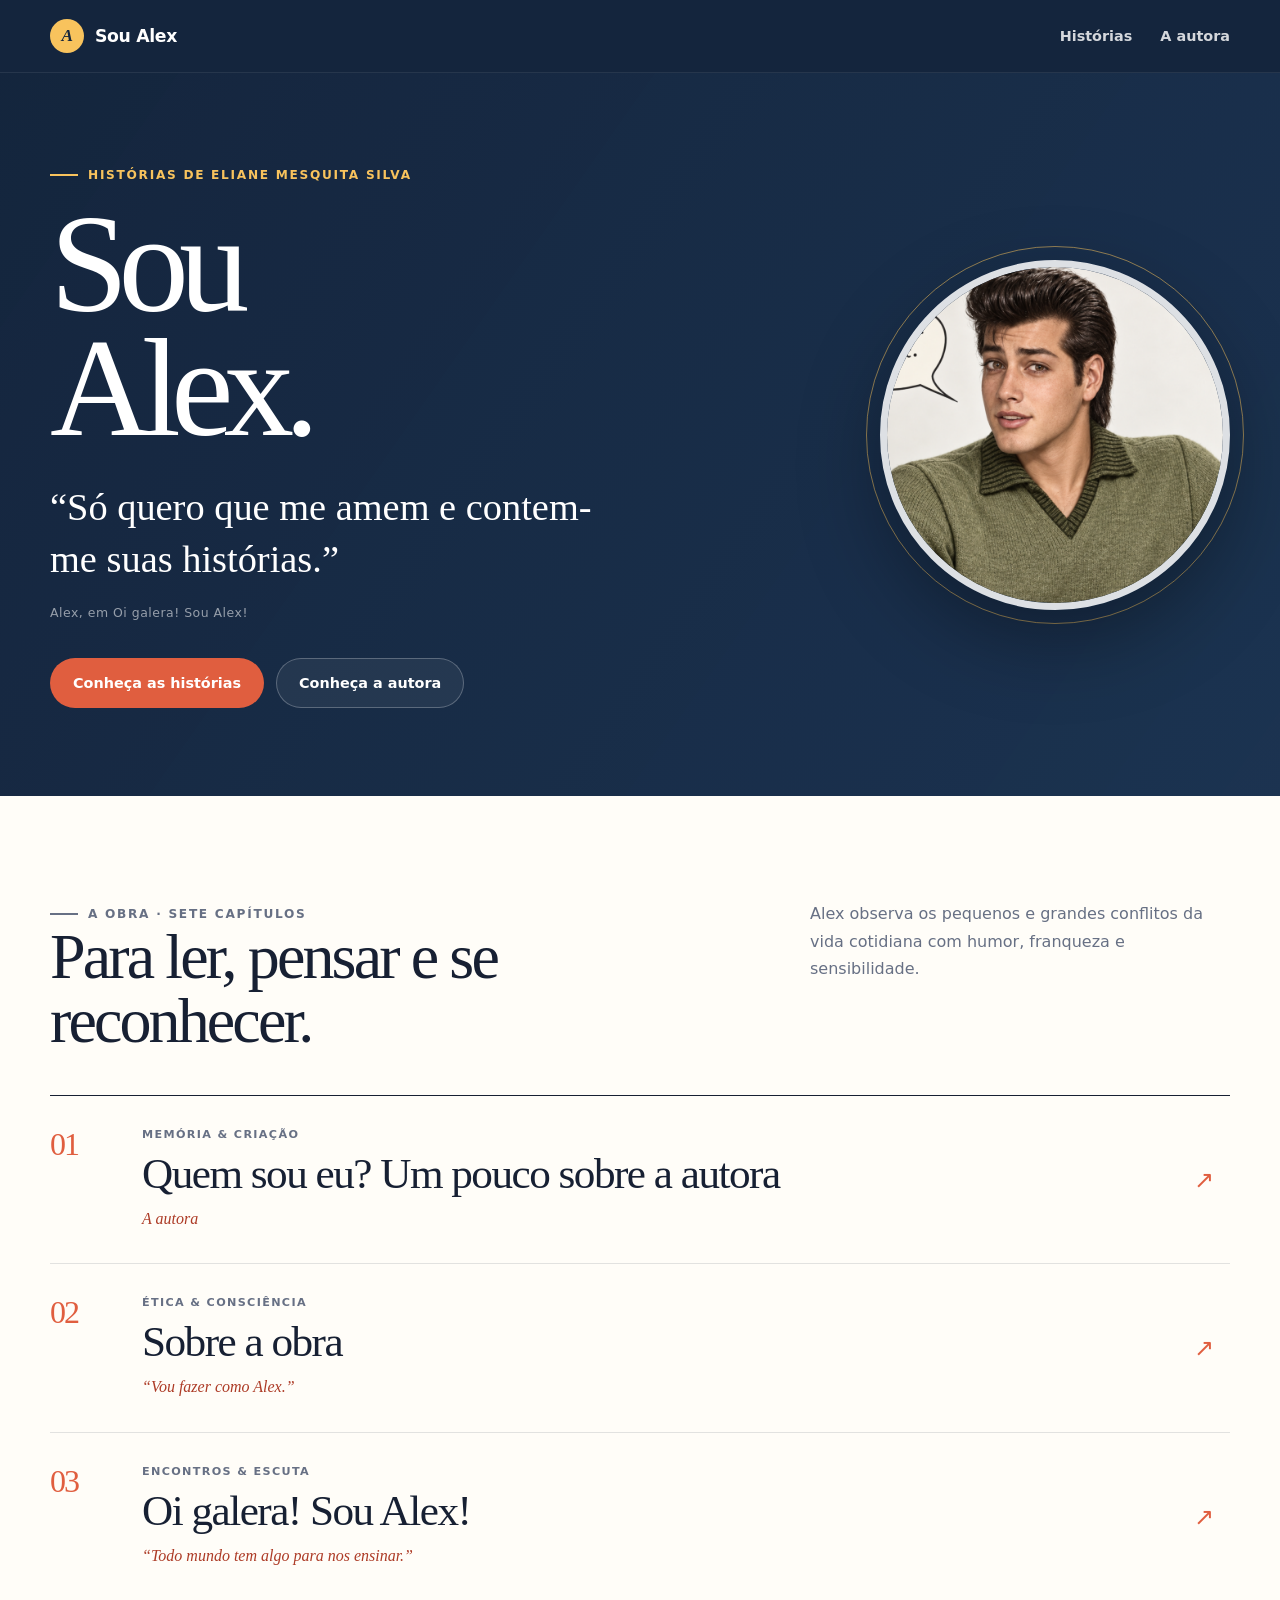
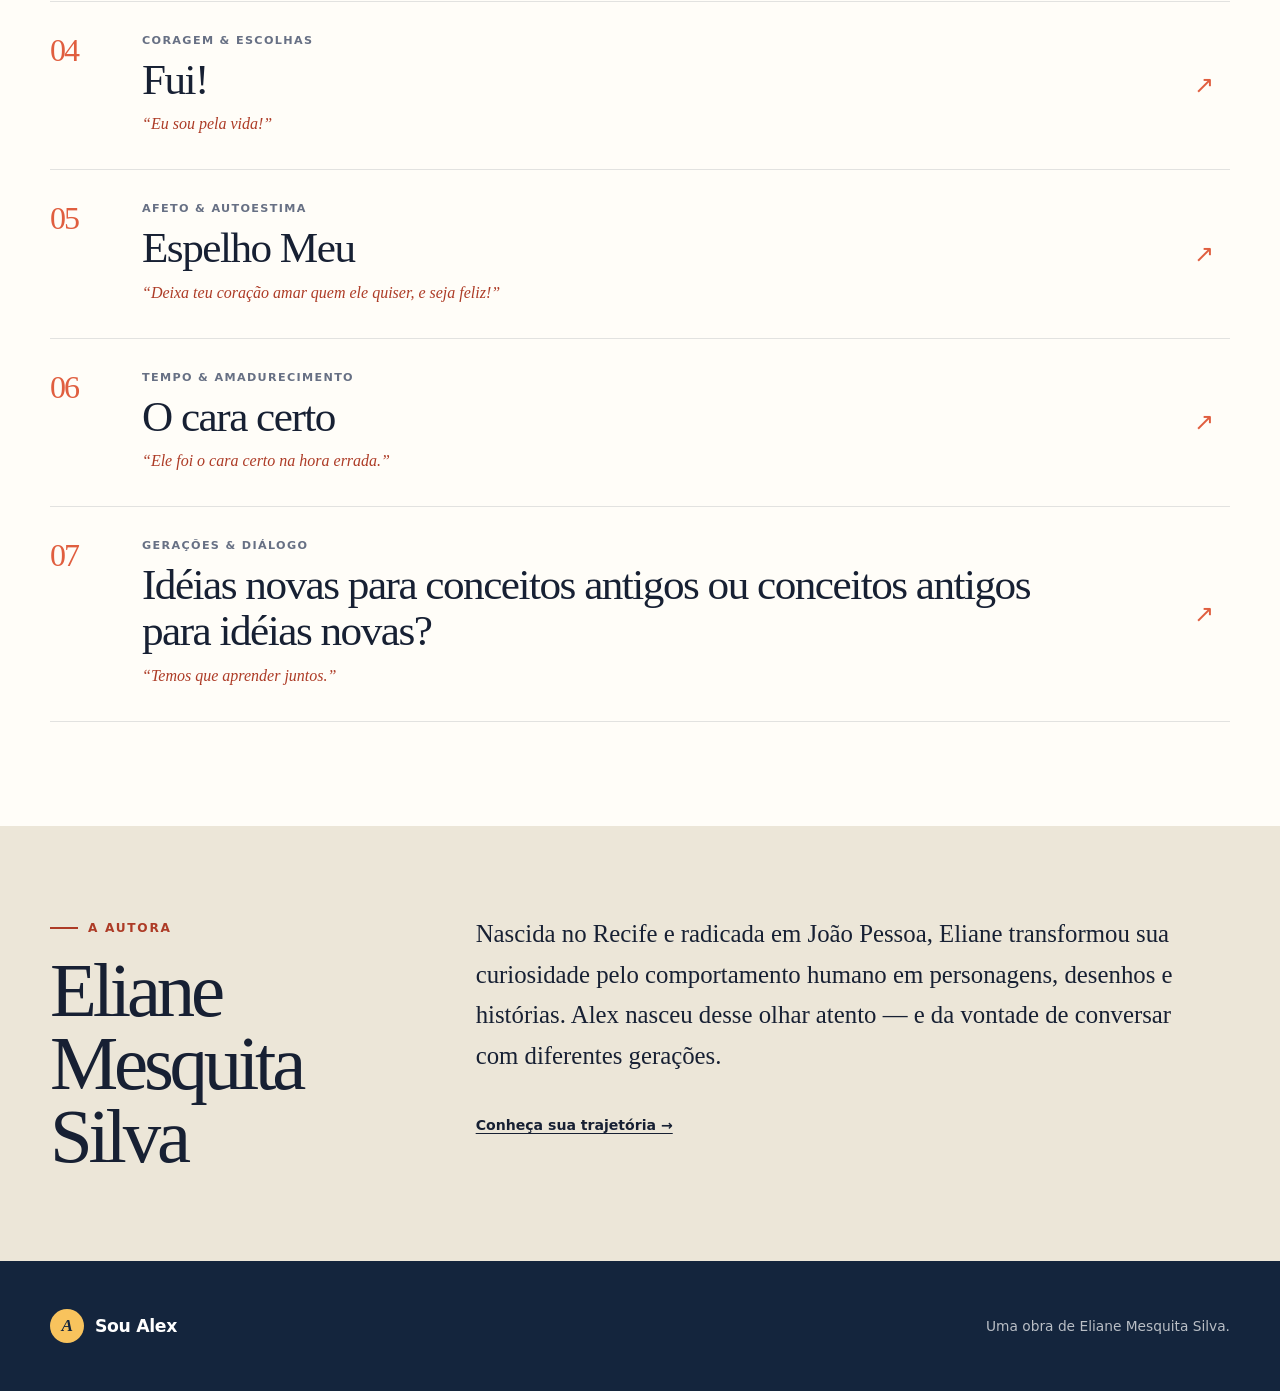
<file: index.html>
<!DOCTYPE html>

<html lang="pt-BR">
<head>
<meta charset="utf-8"/>
<meta content="width=device-width, initial-scale=1" name="viewport"/>
<meta content="Sou Alex — histórias e ilustrações de Eliane Mesquita Silva." name="description"/>
<title>Sou Alex — Histórias de Eliane Mesquita Silva</title>
<link href="assets/site.css?v=7" rel="stylesheet"/>
</head>
<body>
<header class="site-header">
<div class="header-inner">
<a aria-label="Sou Alex — início" class="brand" href="index.html">
<span class="brand-mark">A</span>
<span>Sou Alex</span>
</a>
<nav aria-label="Navegação principal" class="site-nav">
<a href="index.html#historias">Histórias</a>
<a href="quem-sou-eu-um-pouco-sobre-autora.html">A autora</a>
</nav>
</div>
</header>
<main>
<section class="hero">
<div class="hero-inner">
<div>
<p class="eyebrow">Histórias de Eliane Mesquita Silva</p>
<h1>Sou<br/>Alex.</h1>
<p class="hero-lead">“Só quero que me amem e contem-me suas histórias.”</p><p class="hero-credit">Alex, em Oi galera! Sou Alex!</p>
<div class="hero-actions">
<a class="button button-primary" href="#historias">Conheça as histórias</a>
<a class="button button-ghost" href="quem-sou-eu-um-pouco-sobre-autora.html">Conheça a autora</a>
</div>
</div>
<div class="hero-art">
<div class="hero-portrait">
<img alt="Retrato colorido de Alex, do peito à cabeça, recriado com IA" src="assets/images/alex-realista-colorido.png"/>
</div>
</div>
</div>
</section>
<section class="section" id="historias">
<div class="section-heading">
<div>
<p class="eyebrow">A obra · sete capítulos</p>
<h2>Para ler, pensar e se reconhecer.</h2>
</div>
<p>Alex observa os pequenos e grandes conflitos da vida cotidiana com humor, franqueza e sensibilidade.</p>
</div>
<div class="story-grid">
<a class="story-card" href="quem-sou-eu-um-pouco-sobre-autora.html">
<span class="story-number">01</span>
<span aria-hidden="true" class="story-arrow">↗</span>
<span class="story-theme">Memória &amp; criação</span><h3>Quem sou eu? Um pouco sobre a autora</h3>
<p>A autora</p>
</a>
<a class="story-card" href="sobre-obra.html">
<span class="story-number">02</span>
<span aria-hidden="true" class="story-arrow">↗</span>
<span class="story-theme">Ética &amp; consciência</span><h3>Sobre a obra</h3>
<p>“Vou fazer como Alex.”</p>
</a>
<a class="story-card" href="oi-galera-sou-alex.html">
<span class="story-number">03</span>
<span aria-hidden="true" class="story-arrow">↗</span>
<span class="story-theme">Encontros &amp; escuta</span><h3>Oi galera! Sou Alex!</h3>
<p>“Todo mundo tem algo para nos ensinar.”</p>
</a>
<a class="story-card" href="fui.html">
<span class="story-number">04</span>
<span aria-hidden="true" class="story-arrow">↗</span>
<span class="story-theme">Coragem &amp; escolhas</span><h3>Fui!</h3>
<p>“Eu sou pela vida!”</p>
</a>
<a class="story-card" href="espelho-meu.html">
<span class="story-number">05</span>
<span aria-hidden="true" class="story-arrow">↗</span>
<span class="story-theme">Afeto &amp; autoestima</span><h3>Espelho Meu</h3>
<p>“Deixa teu coração amar quem ele quiser, e seja feliz!”</p>
</a>
<a class="story-card" href="o-cara-certo.html">
<span class="story-number">06</span>
<span aria-hidden="true" class="story-arrow">↗</span>
<span class="story-theme">Tempo &amp; amadurecimento</span><h3>O cara certo</h3>
<p>“Ele foi o cara certo na hora errada.”</p>
</a>
<a class="story-card" href="ideias-novas-para-conceitos-antigos-ou.html">
<span class="story-number">07</span>
<span aria-hidden="true" class="story-arrow">↗</span>
<span class="story-theme">Gerações &amp; diálogo</span><h3>Idéias novas para conceitos antigos ou conceitos antigos para idéias novas?</h3>
<p>“Temos que aprender juntos.”</p>
</a>
</div>
</section>
<section class="about-band">
<div class="about-inner">
<div>
<p class="eyebrow">A autora</p>
<h2>Eliane Mesquita Silva</h2>
</div>
<div class="about-copy">
<p>Nascida no Recife e radicada em João Pessoa, Eliane transformou sua curiosidade pelo comportamento humano em personagens, desenhos e histórias. Alex nasceu desse olhar atento — e da vontade de conversar com diferentes gerações.</p>
<a href="quem-sou-eu-um-pouco-sobre-autora.html">Conheça sua trajetória →</a>
</div>
</div>
</section>
</main>
<footer class="site-footer">
<div class="footer-inner">
<a class="brand" href="index.html"><span class="brand-mark">A</span><span>Sou Alex</span></a>
<p>Uma obra de Eliane Mesquita Silva.</p>
</div>
</footer>
</body>
</html>
</file>
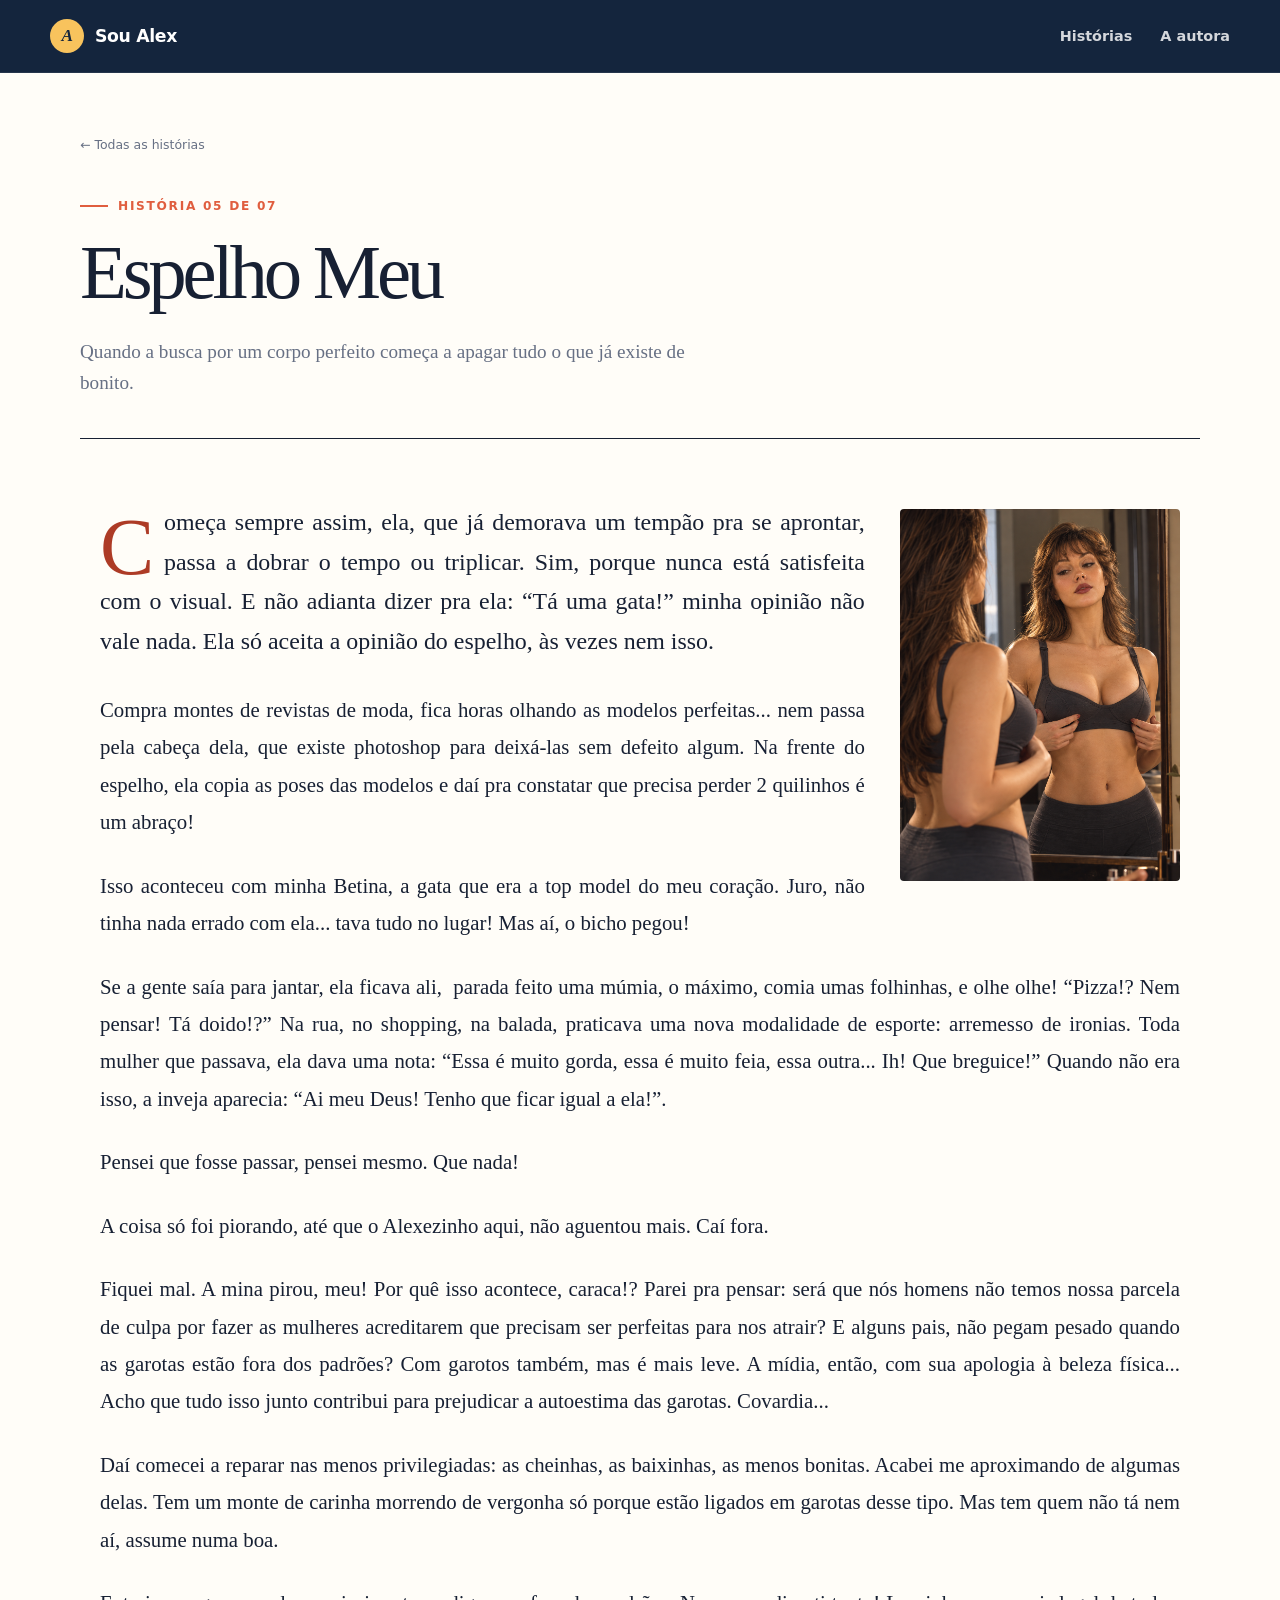
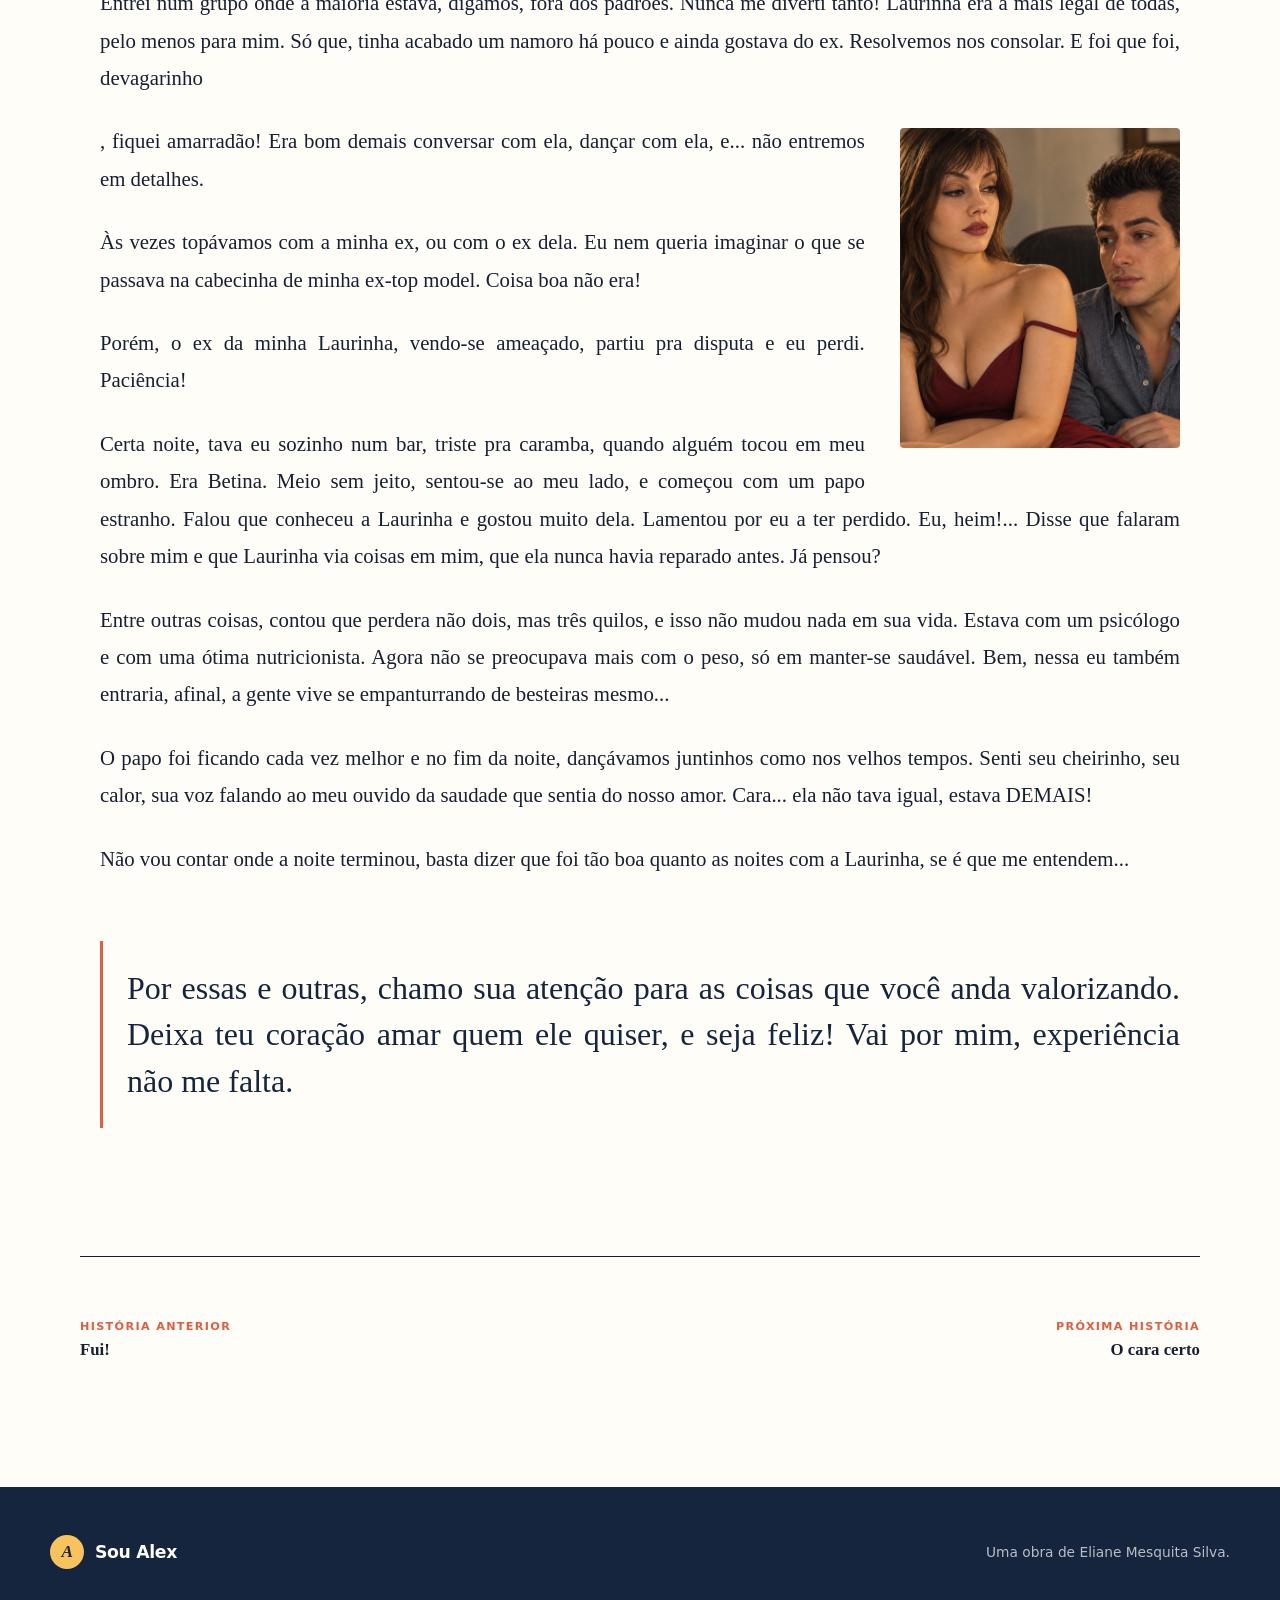
<file: espelho-meu.html>
<!DOCTYPE html>

<html lang="pt-BR">
<head>
<meta charset="utf-8"/>
<meta content="width=device-width, initial-scale=1" name="viewport"/>
<meta content="Quando a busca por um corpo perfeito começa a apagar tudo o que já existe de bonito." name="description"/>
<title>Espelho Meu — Sou Alex</title>
<link href="assets/site.css?v=7" rel="stylesheet"/>
</head>
<body>
<header class="site-header">
<div class="header-inner">
<a aria-label="Sou Alex — início" class="brand" href="index.html">
<span class="brand-mark">A</span>
<span>Sou Alex</span>
</a>
<nav aria-label="Navegação principal" class="site-nav">
<a href="index.html#historias">Histórias</a>
<a href="quem-sou-eu-um-pouco-sobre-autora.html">A autora</a>
</nav>
</div>
</header>
<main class="article-shell">
<article>
<header class="article-header"><a class="back-to-stories" href="index.html#historias">← Todas as histórias</a>
<p class="eyebrow">História 05 de 07</p>
<h1>Espelho Meu</h1>
<p class="article-intro">Quando a busca por um corpo perfeito começa a apagar tudo o que já existe de bonito.</p>
</header>
<div class="article-content"><button aria-label="Alternar entre a versão por IA e o desenho original: Betina diante do espelho" aria-pressed="false" class="alex-flip media-right" type="button">
<span class="alex-flip-inner" style="aspect-ratio: 338 / 450">
<img alt="Betina diante do espelho — versão realista colorida por IA" class="alex-flip-front" src="assets/images/espelho-meu-betina-realista-colorido2.png"/>
<img alt="Betina diante do espelho — desenho original" class="alex-flip-back" src="original/images/espelho-meu/soualex0003b.jpg"/>
</span>
</button><p class="story-opening">Começa sempre assim, ela, que já demorava um tempão pra se aprontar, passa a dobrar o tempo ou triplicar. Sim, porque nunca está satisfeita com o visual. E não adianta dizer pra ela: “Tá uma gata!” minha opinião não vale nada. Ela só aceita a opinião do espelho, às vezes nem isso.</p><p>Compra montes de revistas de moda, fica horas olhando as modelos perfeitas... nem passa pela cabeça dela, que existe photoshop para deixá-las sem defeito algum. Na frente do espelho, ela copia as poses das modelos e daí pra constatar que precisa perder 2 quilinhos é um abraço!</p><p>Isso aconteceu com minha Betina, a gata que era a top model do meu coração. Juro, não tinha nada errado com ela... tava tudo no lugar! Mas aí, o bicho pegou!</p><p>Se a gente saía para jantar, ela ficava ali,  parada feito uma múmia, o máximo, comia umas folhinhas, e olhe olhe! “Pizza!? Nem pensar! Tá doido!?” Na rua, no shopping, na balada, praticava uma nova modalidade de esporte: arremesso de ironias. Toda mulher que passava, ela dava uma nota: “Essa é muito gorda, essa é muito feia, essa outra... Ih! Que breguice!” Quando não era isso, a inveja aparecia: “Ai meu Deus! Tenho que ficar igual a ela!”.</p><p>Pensei que fosse passar, pensei mesmo. Que nada!</p><p>A coisa só foi piorando, até que o Alexezinho aqui, não aguentou mais. Caí fora.</p><p>Fiquei mal. A mina pirou, meu! Por quê isso acontece, caraca!? Parei pra pensar: será que nós homens não temos nossa parcela de culpa por fazer as mulheres acreditarem que precisam ser perfeitas para nos atrair? E alguns pais, não pegam pesado quando as garotas estão fora dos padrões? Com garotos também, mas é mais leve. A mídia, então, com sua apologia à beleza física... Acho que tudo isso junto contribui para prejudicar a autoestima das garotas. Covardia...</p><p>Daí comecei a reparar nas menos privilegiadas: as cheinhas, as baixinhas, as menos bonitas. Acabei me aproximando de algumas delas. Tem um monte de carinha morrendo de vergonha só porque estão ligados em garotas desse tipo. Mas tem quem não tá nem aí, assume numa boa.</p><p>Entrei num grupo onde a maioria estava, digamos, fora dos padrões. Nunca me diverti tanto! Laurinha era a mais legal de todas, pelo menos para mim. Só que, tinha acabado um namoro há pouco e ainda gostava do ex. Resolvemos nos consolar. E foi que foi, devagarinho</p><button aria-label="Alternar entre a versão por IA e o desenho original: Laurinha e Alex" aria-pressed="false" class="alex-flip media-right" type="button">
<span class="alex-flip-inner" style="aspect-ratio: 1033 / 1180">
<img alt="Laurinha e Alex — versão realista colorida por IA" class="alex-flip-front" src="assets/images/espelho-meu-laurinha-alex-realista-colorido2.png"/>
<img alt="Laurinha e Alex — desenho original" class="alex-flip-back" src="original/images/espelho-meu/soualex0006.jpg"/>
</span>
</button><p>, fiquei amarradão! Era bom demais conversar com ela, dançar com ela, e... não entremos em detalhes.</p><p>Às vezes topávamos com a minha ex, ou com o ex dela. Eu nem queria imaginar o que se passava na cabecinha de minha ex-top model. Coisa boa não era!</p><p>Porém, o ex da minha Laurinha, vendo-se ameaçado, partiu pra disputa e eu perdi. Paciência!</p><p>Certa noite, tava eu sozinho num bar, triste pra caramba, quando alguém tocou em meu ombro. Era Betina. Meio sem jeito, sentou-se ao meu lado, e começou com um papo estranho. Falou que conheceu a Laurinha e gostou muito dela. Lamentou por eu a ter perdido. Eu, heim!... Disse que falaram sobre mim e que Laurinha via coisas em mim, que ela nunca havia reparado antes. Já pensou?</p><p>Entre outras coisas, contou que perdera não dois, mas três quilos,  e isso não mudou nada em sua vida. Estava com um psicólogo e com uma ótima nutricionista. Agora não se preocupava mais com o peso, só em manter-se saudável. Bem, nessa eu também entraria, afinal, a gente vive se empanturrando de besteiras mesmo...</p><p>O papo foi ficando cada vez melhor e no fim da noite, dançávamos juntinhos como nos velhos tempos. Senti seu cheirinho, seu calor, sua voz falando ao meu ouvido da saudade que sentia do nosso amor. Cara... ela não tava igual, estava DEMAIS!</p><p>Não vou contar onde a noite terminou, basta dizer que foi tão boa quanto as noites com a Laurinha, se é que me entendem...</p><p class="story-emphasis">Por essas e outras, chamo sua atenção para as coisas que você anda valorizando. Deixa teu coração amar quem ele quiser, e seja feliz! Vai por mim, experiência não me falta.</p></div>
</article>
<nav aria-label="Navegação entre histórias" class="chapter-nav">
<a class="chapter-link" href="fui.html">
<small>História anterior</small>
<strong>Fui!</strong>
</a>
<a class="chapter-link" href="o-cara-certo.html">
<small>Próxima história</small>
<strong>O cara certo</strong>
</a>
</nav>
</main>
<footer class="site-footer">
<div class="footer-inner">
<a class="brand" href="index.html"><span class="brand-mark">A</span><span>Sou Alex</span></a>
<p>Uma obra de Eliane Mesquita Silva.</p>
</div>
</footer>
<script defer="" src="assets/alex-flip.js"></script>
</body>
</html>
</file>
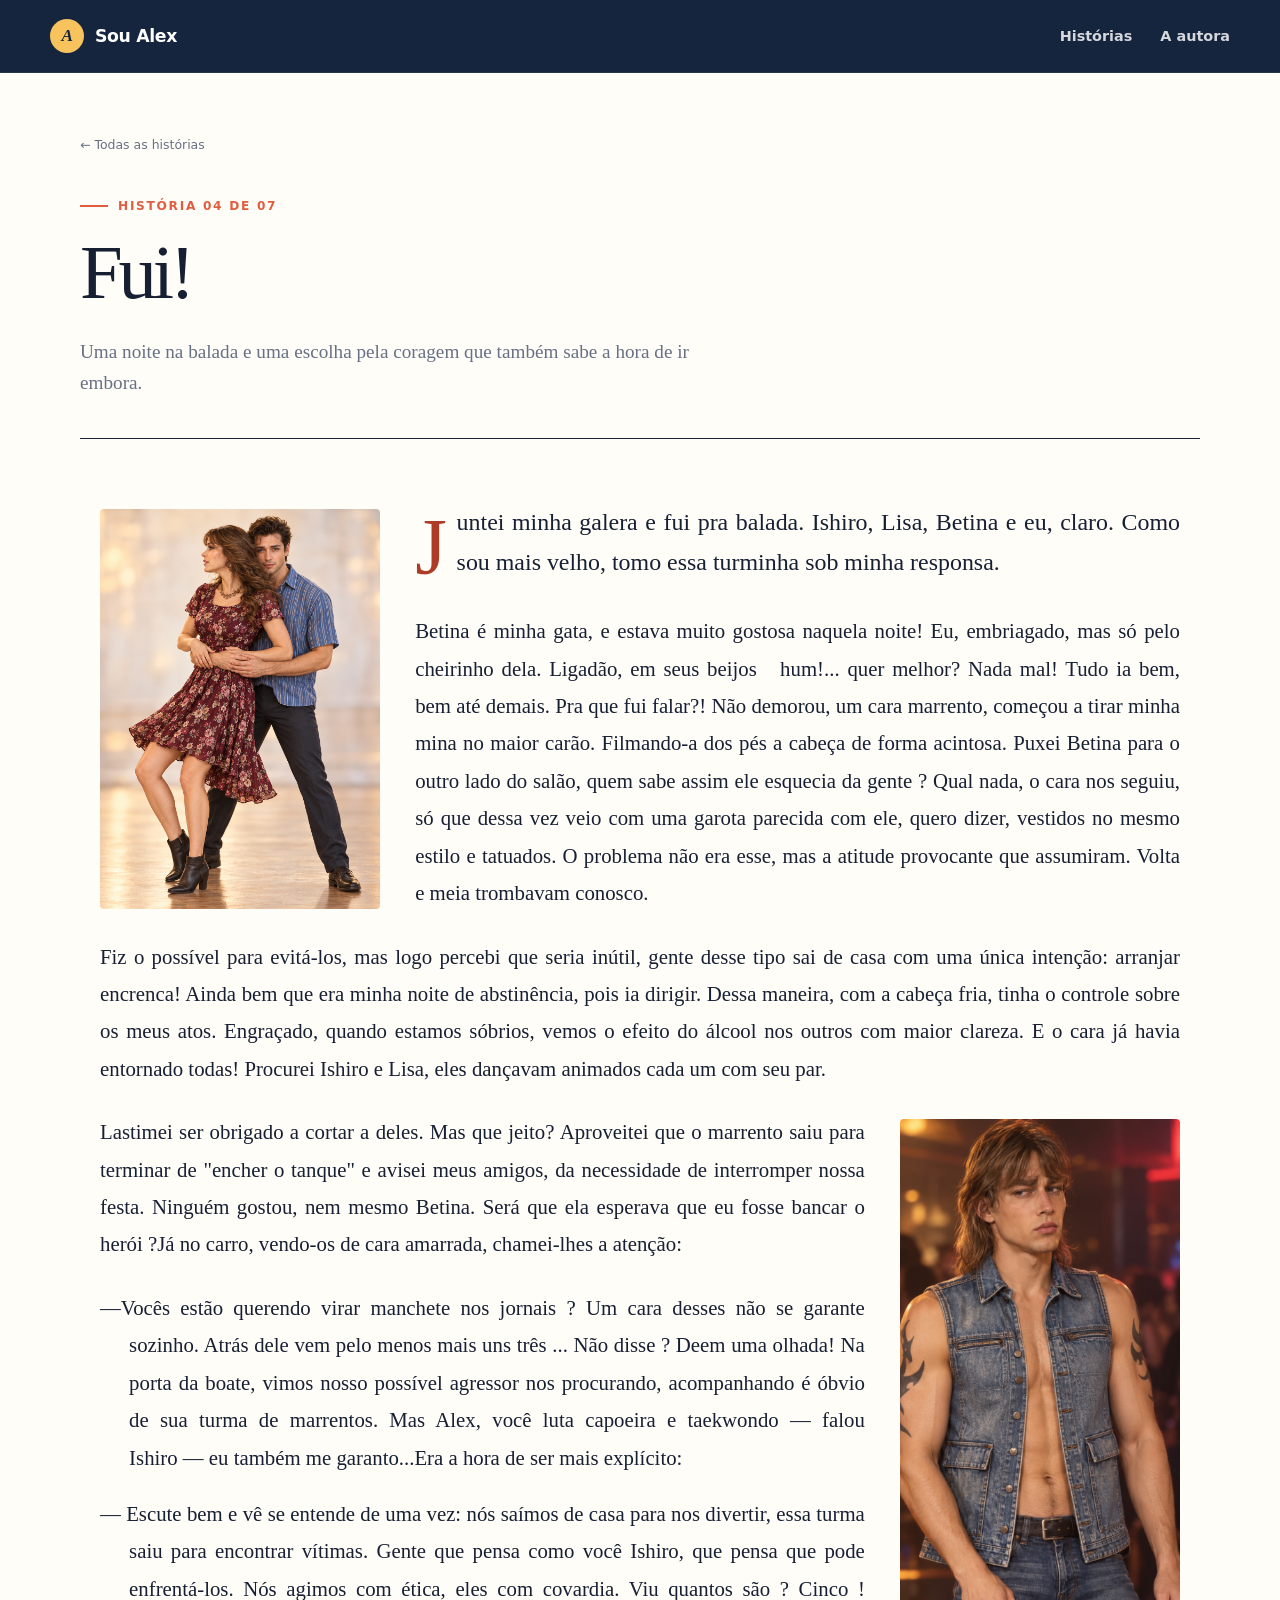
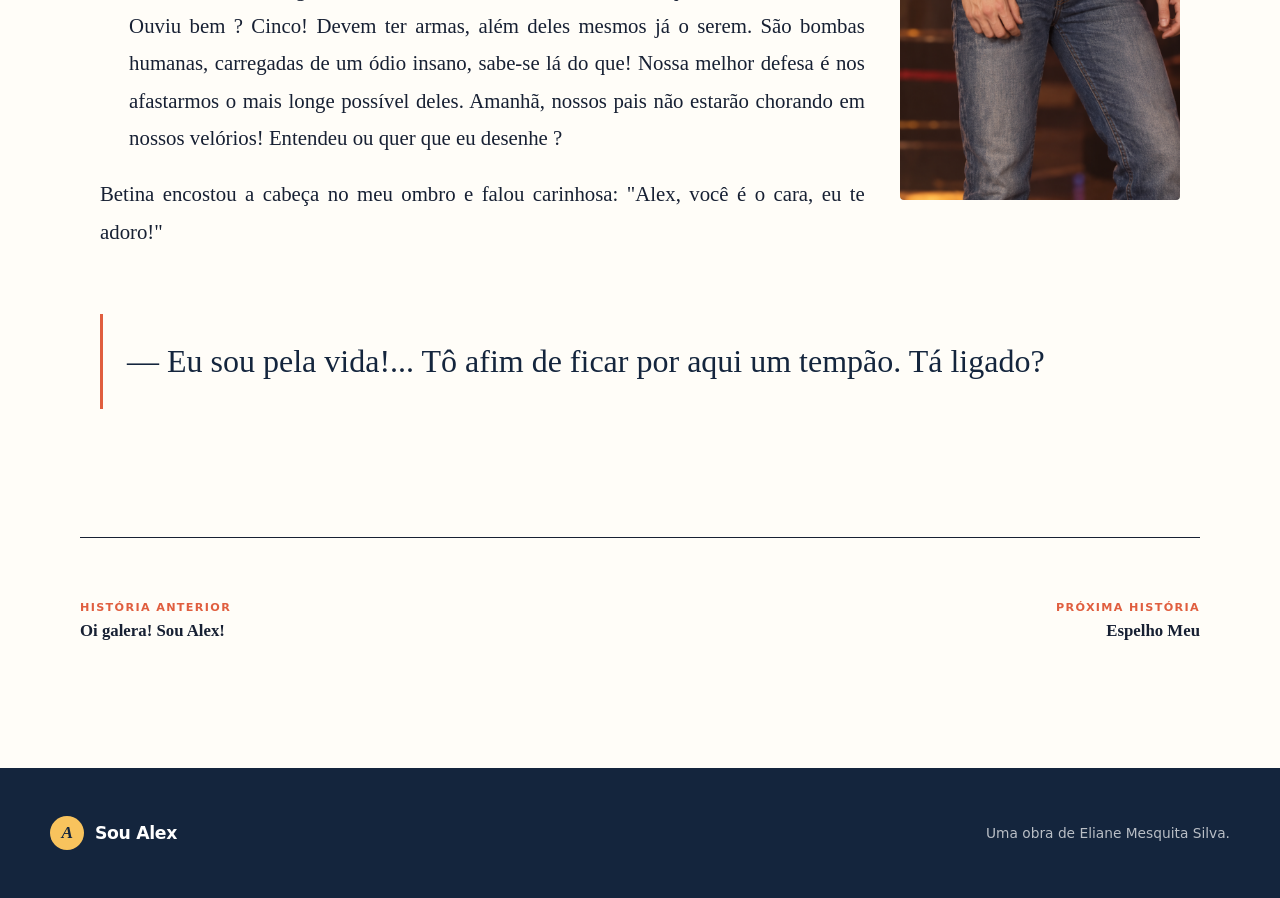
<file: fui.html>
<!DOCTYPE html>

<html lang="pt-BR">
<head>
<meta charset="utf-8"/>
<meta content="width=device-width, initial-scale=1" name="viewport"/>
<meta content="Uma noite na balada e uma escolha pela coragem que também sabe a hora de ir embora." name="description"/>
<title>Fui! — Sou Alex</title>
<link href="assets/site.css?v=7" rel="stylesheet"/>
</head>
<body>
<header class="site-header">
<div class="header-inner">
<a aria-label="Sou Alex — início" class="brand" href="index.html">
<span class="brand-mark">A</span>
<span>Sou Alex</span>
</a>
<nav aria-label="Navegação principal" class="site-nav">
<a href="index.html#historias">Histórias</a>
<a href="quem-sou-eu-um-pouco-sobre-autora.html">A autora</a>
</nav>
</div>
</header>
<main class="article-shell">
<article>
<header class="article-header"><a class="back-to-stories" href="index.html#historias">← Todas as histórias</a>
<p class="eyebrow">História 04 de 07</p>
<h1>Fui!</h1>
<p class="article-intro">Uma noite na balada e uma escolha pela coragem que também sabe a hora de ir embora.</p>
</header>
<div class="article-content"><button aria-label="Alternar entre a versão por IA e o desenho original: Alex e Betina dançando" aria-pressed="false" class="alex-flip media-left" type="button">
<span class="alex-flip-inner" style="aspect-ratio: 315 / 450">
<img alt="Alex e Betina dançando — versão realista colorida por IA" class="alex-flip-front" src="assets/images/fui-casal-realista-colorido.png"/>
<img alt="Alex e Betina dançando — desenho original" class="alex-flip-back" src="original/images/fui/soualex0002b.jpg"/>
</span>
</button><p class="story-opening">Juntei minha galera e fui pra balada. Ishiro, Lisa, Betina e eu, claro. Como sou mais velho, tomo essa turminha sob minha responsa.</p><p>Betina é minha gata, e estava muito gostosa naquela noite! Eu, embriagado, mas só pelo cheirinho dela. Ligadão, em seus beijos   hum!... quer melhor? Nada mal! Tudo ia bem, bem até demais. Pra que fui falar?!   Não demorou, um cara marrento, começou a tirar minha mina no maior carão. Filmando-a dos pés a cabeça de forma acintosa.   Puxei Betina para o outro lado do salão, quem sabe assim ele esquecia da gente ? Qual nada, o cara nos seguiu, só que dessa vez veio com uma garota parecida com ele, quero dizer, vestidos no mesmo estilo e tatuados. O problema não era esse, mas a atitude provocante que assumiram. Volta e meia trombavam conosco.</p><p>Fiz o possível para evitá-los, mas logo percebi que seria inútil, gente desse tipo sai de casa com uma única intenção: arranjar encrenca! Ainda bem que era minha noite de abstinência, pois ia dirigir. Dessa maneira, com a cabeça fria, tinha o controle sobre os meus atos. Engraçado, quando estamos sóbrios, vemos o efeito do álcool nos outros com maior clareza. E o cara já havia entornado todas! Procurei Ishiro e Lisa, eles dançavam animados cada um com seu par.</p><button aria-label="Alternar entre a versão por IA e o desenho original: Homem que provoca o casal na balada" aria-pressed="false" class="alex-flip media-right" type="button">
<span class="alex-flip-inner" style="aspect-ratio: 185 / 450">
<img alt="Homem que provoca o casal na balada — versão realista colorida por IA" class="alex-flip-front" src="assets/images/fui-provocador-realista-colorido.png"/>
<img alt="Homem que provoca o casal na balada — desenho original" class="alex-flip-back" src="original/images/fui/soualex0008b.jpg"/>
</span>
</button><p>Lastimei ser obrigado a cortar a deles. Mas que jeito?  Aproveitei que o marrento saiu para terminar de "encher o tanque" e avisei meus amigos, da necessidade de interromper nossa festa. Ninguém gostou, nem mesmo Betina. Será que ela esperava que eu fosse bancar o herói ?Já no carro, vendo-os de cara amarrada, chamei-lhes a atenção:</p><p class="story-dialogue">—Vocês estão querendo virar manchete nos jornais ? Um cara desses não se garante sozinho. Atrás dele vem pelo menos mais uns três ... Não disse ? Deem uma olhada! Na porta da boate, vimos nosso possível agressor nos procurando, acompanhando é óbvio de sua turma de marrentos. Mas Alex, você luta capoeira e taekwondo — falou Ishiro — eu também me garanto...Era a hora de ser mais explícito:</p><p class="story-dialogue">— Escute bem e vê se entende de uma vez: nós saímos de casa para nos divertir, essa turma saiu para encontrar vítimas. Gente que pensa como você Ishiro, que pensa que pode enfrentá-los.  Nós agimos com ética, eles com covardia. Viu quantos são ? Cinco ! Ouviu bem ? Cinco! Devem ter armas, além deles mesmos já o serem. São bombas humanas, carregadas de um ódio insano, sabe-se lá do que! Nossa melhor defesa é nos afastarmos o mais longe possível deles. Amanhã, nossos pais não estarão chorando em nossos velórios! Entendeu ou quer que eu desenhe ?</p><p>Betina encostou a cabeça no meu ombro e falou carinhosa: "Alex, você é o cara, eu te adoro!"</p><p class="story-emphasis">— Eu sou pela vida!... Tô afim de ficar por aqui um tempão. Tá ligado?</p></div>
</article>
<nav aria-label="Navegação entre histórias" class="chapter-nav">
<a class="chapter-link" href="oi-galera-sou-alex.html">
<small>História anterior</small>
<strong>Oi galera! Sou Alex!</strong>
</a>
<a class="chapter-link" href="espelho-meu.html">
<small>Próxima história</small>
<strong>Espelho Meu</strong>
</a>
</nav>
</main>
<footer class="site-footer">
<div class="footer-inner">
<a class="brand" href="index.html"><span class="brand-mark">A</span><span>Sou Alex</span></a>
<p>Uma obra de Eliane Mesquita Silva.</p>
</div>
</footer>
<script defer="" src="assets/alex-flip.js"></script>
</body>
</html>
</file>
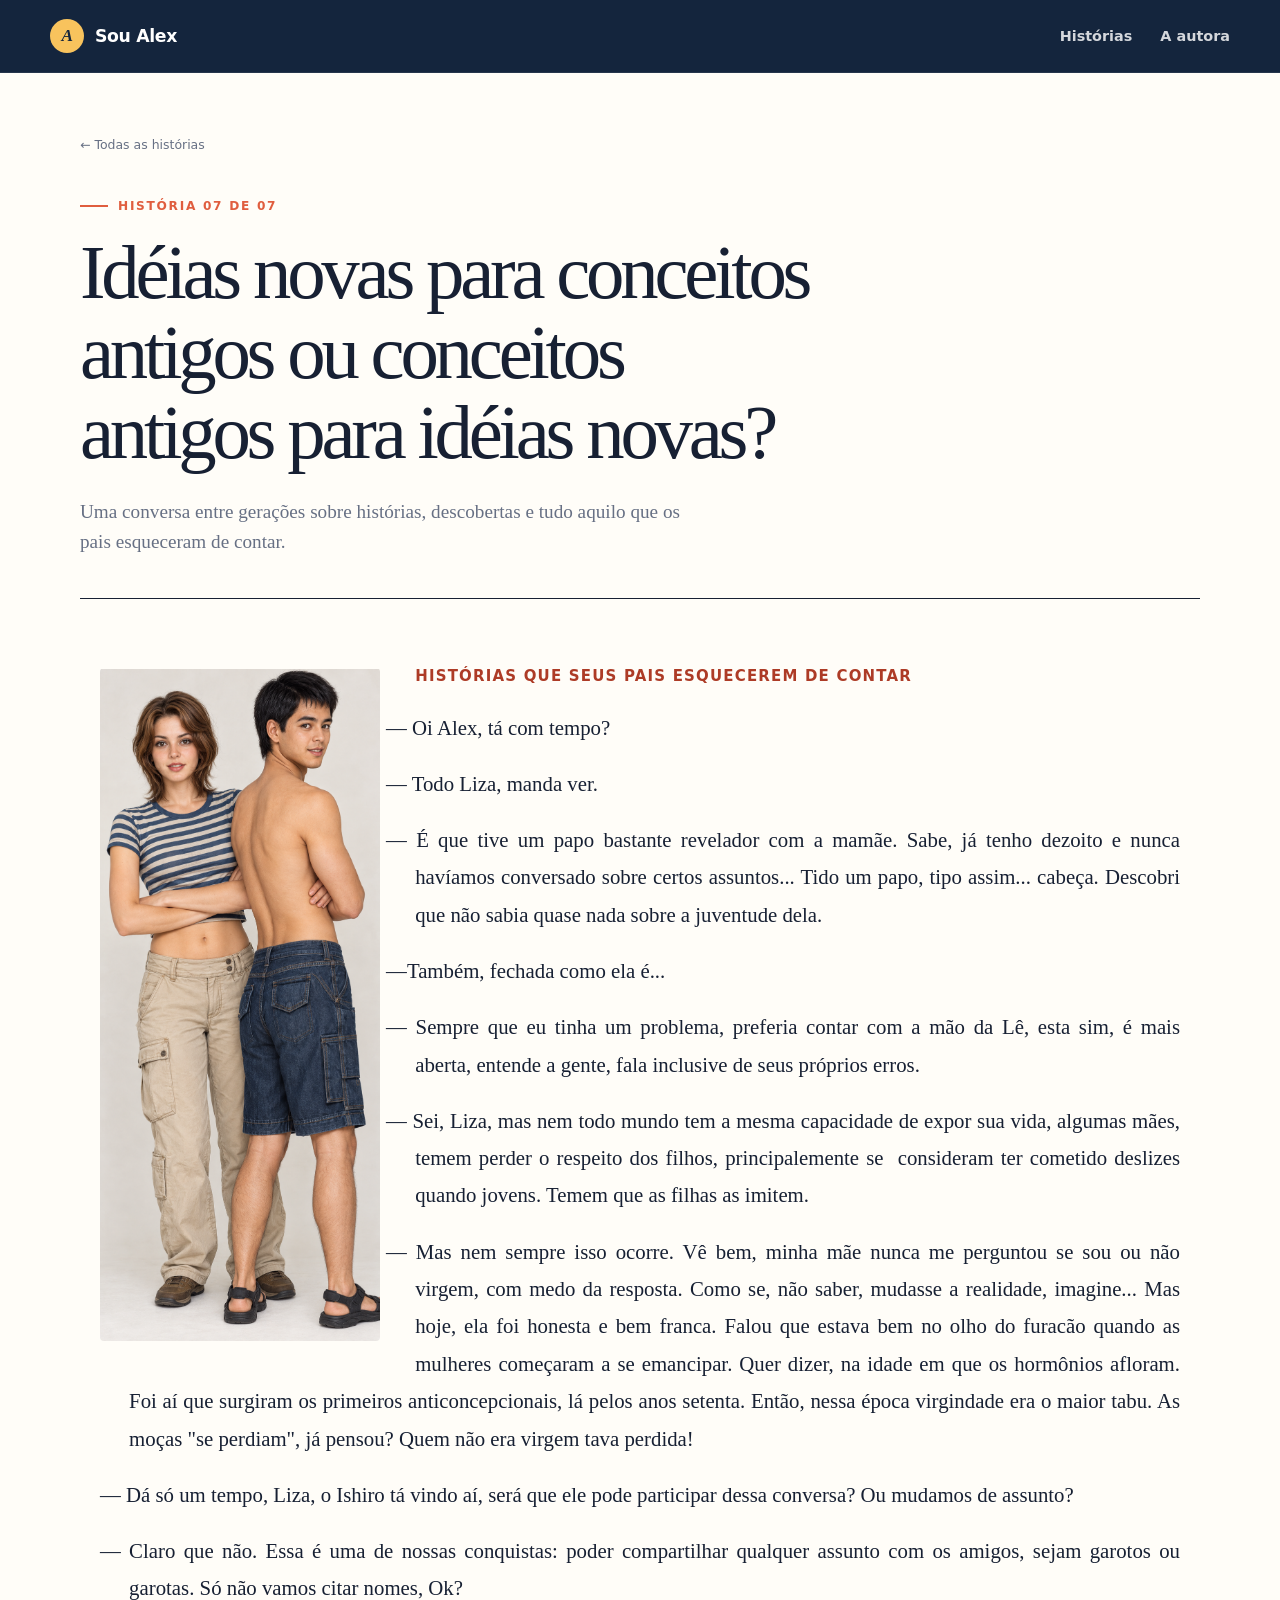
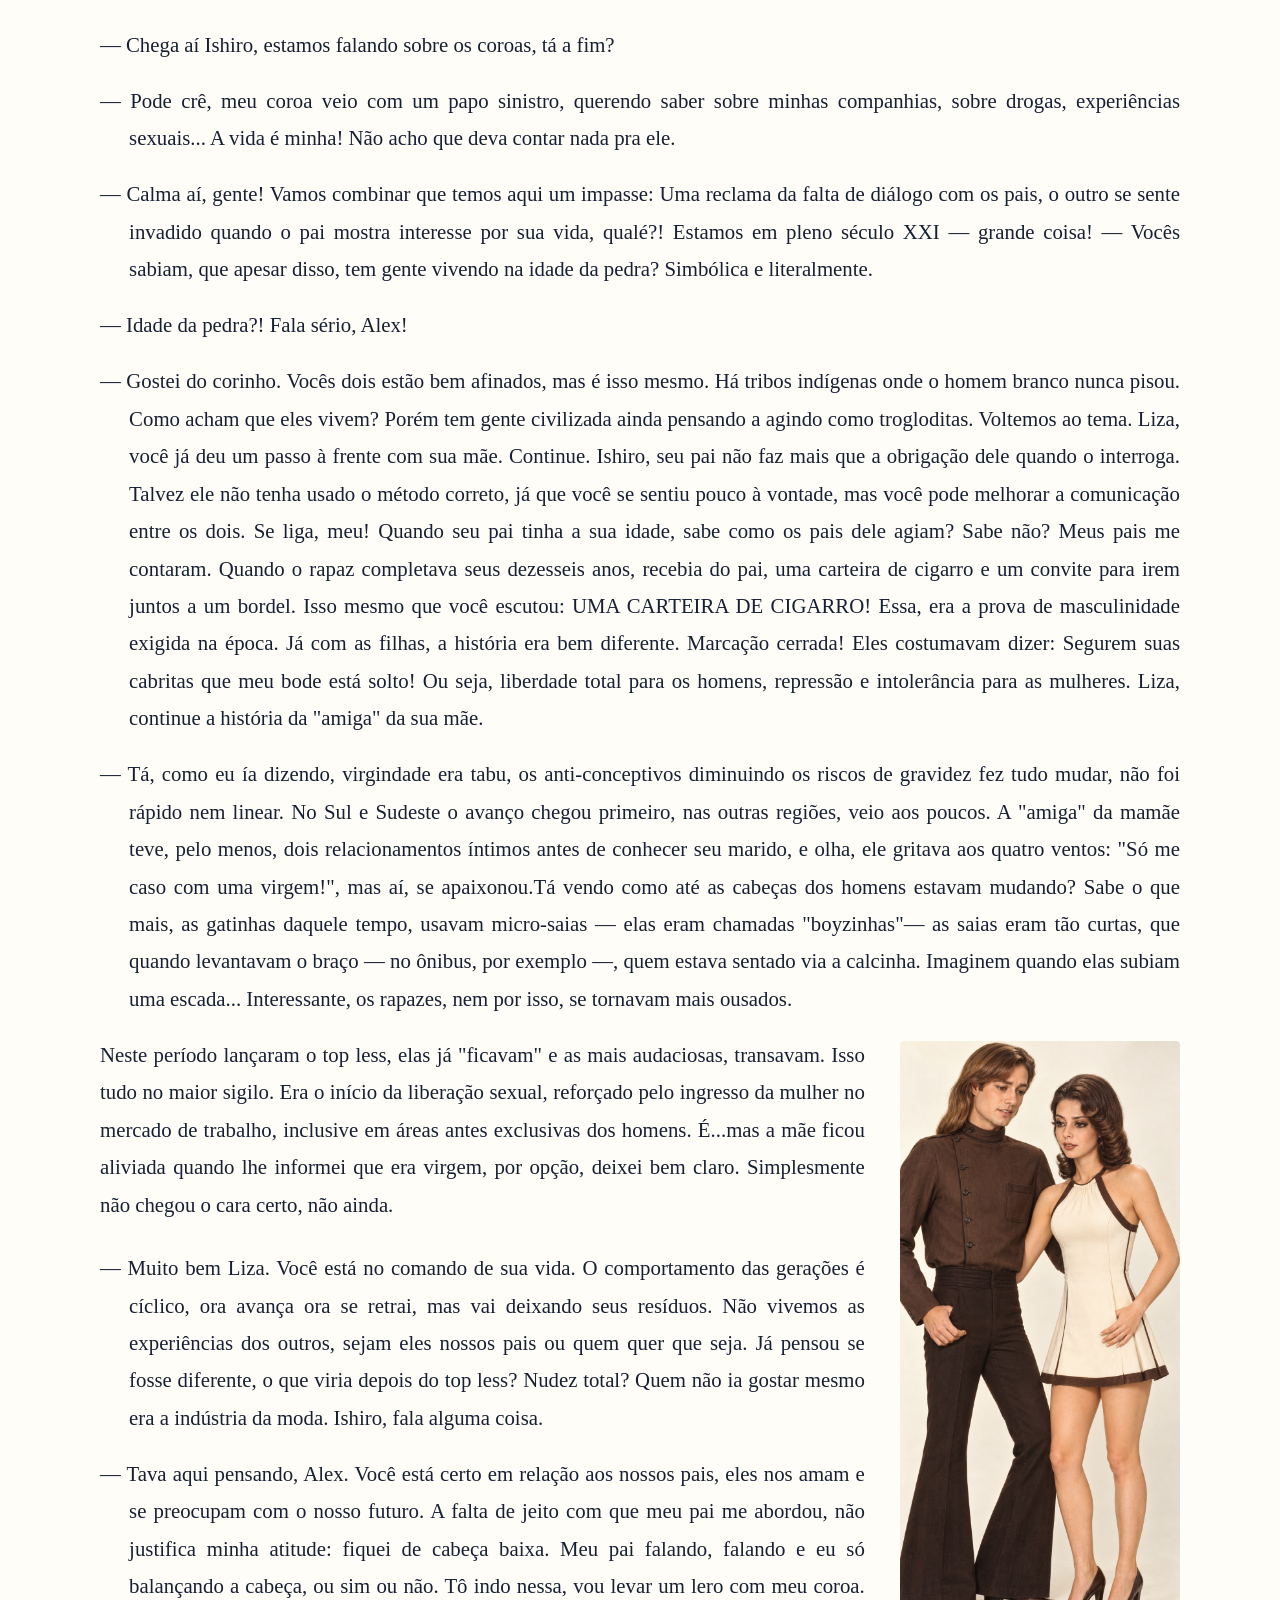
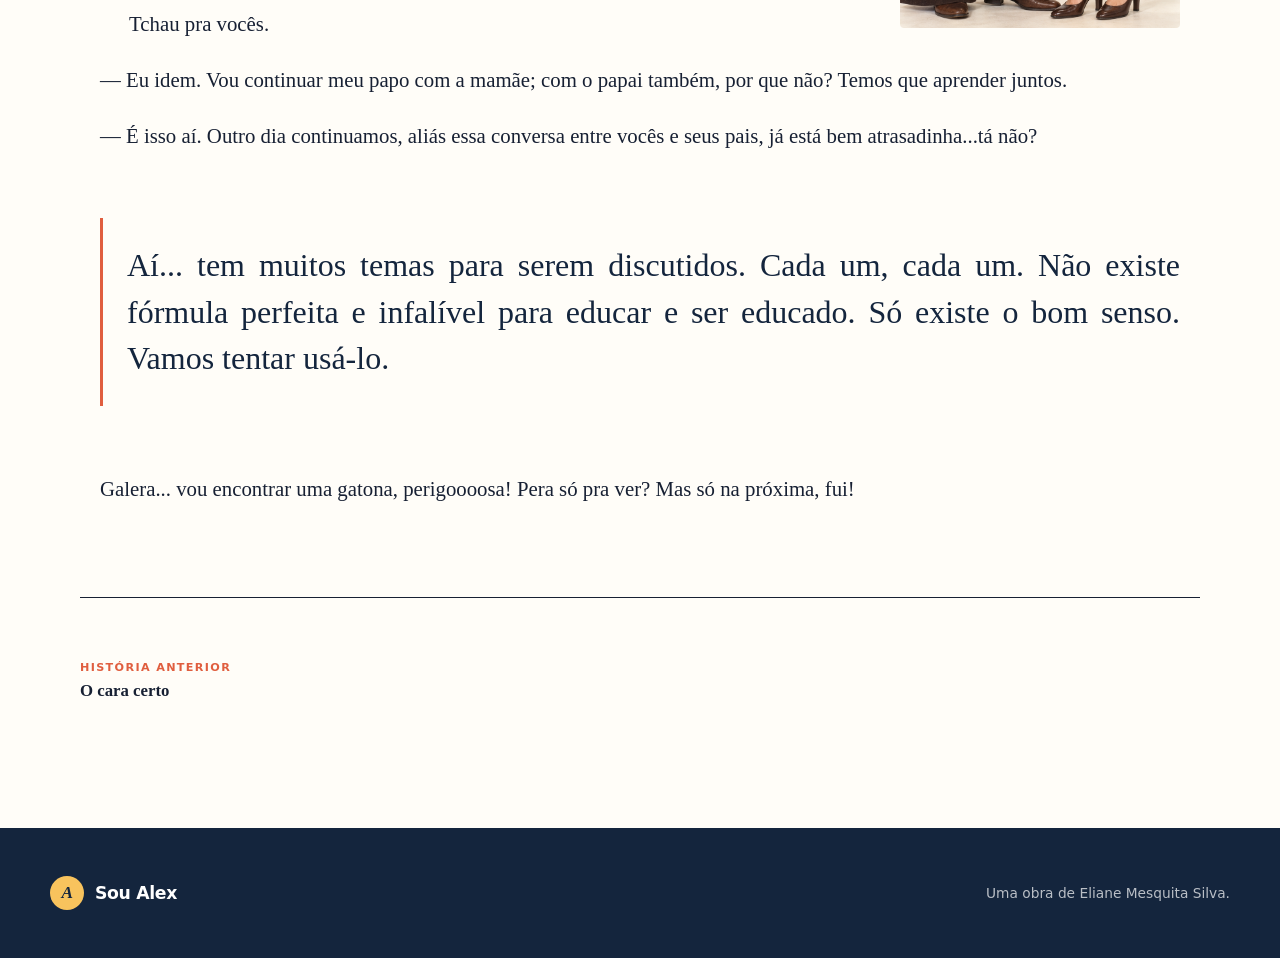
<file: ideias-novas-para-conceitos-antigos-ou.html>
<!DOCTYPE html>

<html lang="pt-BR">
<head>
<meta charset="utf-8"/>
<meta content="width=device-width, initial-scale=1" name="viewport"/>
<meta content="Uma conversa entre gerações sobre histórias, descobertas e tudo aquilo que os pais esqueceram de contar." name="description"/>
<title>Idéias novas para conceitos antigos ou conceitos antigos para idéias novas? — Sou Alex</title>
<link href="assets/site.css?v=7" rel="stylesheet"/>
</head>
<body>
<header class="site-header">
<div class="header-inner">
<a aria-label="Sou Alex — início" class="brand" href="index.html">
<span class="brand-mark">A</span>
<span>Sou Alex</span>
</a>
<nav aria-label="Navegação principal" class="site-nav">
<a href="index.html#historias">Histórias</a>
<a href="quem-sou-eu-um-pouco-sobre-autora.html">A autora</a>
</nav>
</div>
</header>
<main class="article-shell">
<article>
<header class="article-header"><a class="back-to-stories" href="index.html#historias">← Todas as histórias</a>
<p class="eyebrow">História 07 de 07</p>
<h1>Idéias novas para conceitos antigos ou conceitos antigos para idéias novas?</h1>
<p class="article-intro">Uma conversa entre gerações sobre histórias, descobertas e tudo aquilo que os pais esqueceram de contar.</p>
</header>
<div class="article-content"><button aria-label="Alternar entre a versão por IA e o desenho original: Liza e Ishiro" aria-pressed="false" class="alex-flip media-left" type="button">
<span class="alex-flip-inner" style="aspect-ratio: 666 / 1600">
<img alt="Liza e Ishiro — versão realista colorida por IA" class="alex-flip-front" src="assets/images/ideias-novas-geracao-atual-realista-colorido.png"/>
<img alt="Liza e Ishiro — desenho original" class="alex-flip-back" src="original/images/ideias-novas-para-conceitos-antigos-ou/Hist%C3%B3ria%20que....jpg"/>
</span>
</button><p class="story-kicker">HISTÓRIAS QUE SEUS PAIS ESQUECEREM DE CONTAR</p><p class="story-dialogue">— Oi Alex, tá com tempo?</p><p class="story-dialogue">— Todo Liza, manda ver.</p><p class="story-dialogue">— É que tive um papo bastante revelador com a mamãe. Sabe, já tenho dezoito e nunca havíamos conversado sobre certos assuntos...     Tido um papo, tipo assim... cabeça. Descobri que não sabia quase nada sobre a juventude dela.</p><p class="story-dialogue">—Também, fechada como ela é...</p><p class="story-dialogue">— Sempre que eu tinha um problema, preferia contar com a mão da Lê, esta sim, é mais aberta, entende a gente, fala inclusive de seus próprios erros.</p><p class="story-dialogue">— Sei, Liza, mas nem todo mundo tem a mesma capacidade de expor sua vida, algumas mães, temem perder o respeito dos filhos, principalemente se  consideram ter cometido deslizes quando jovens. Temem que as filhas as imitem.</p><p class="story-dialogue">— Mas nem sempre isso ocorre. Vê bem, minha mãe nunca me perguntou se sou ou não virgem, com medo da resposta. Como se, não saber, mudasse a realidade, imagine... Mas hoje, ela foi honesta e bem franca. Falou que estava bem no olho do furacão quando as mulheres começaram a se emancipar. Quer dizer, na idade em que os hormônios afloram. Foi aí que surgiram os primeiros anticoncepcionais, lá pelos anos setenta. Então, nessa época virgindade era o maior tabu. As moças "se perdiam", já pensou? Quem não era virgem tava perdida!</p><p class="story-dialogue">— Dá só um tempo, Liza, o Ishiro tá vindo aí, será que ele pode participar dessa conversa? Ou mudamos de assunto?</p><p class="story-dialogue">— Claro que não. Essa é uma de nossas conquistas: poder compartilhar qualquer assunto com os amigos, sejam garotos ou garotas. Só não vamos citar nomes, Ok?</p><p class="story-dialogue">— Chega aí Ishiro, estamos falando sobre os coroas, tá a fim?</p><p class="story-dialogue">— Pode crê, meu coroa veio com um papo sinistro, querendo saber sobre minhas companhias, sobre drogas, experiências sexuais... A vida é minha! Não acho que deva contar nada pra ele.</p><p class="story-dialogue">— Calma aí, gente! Vamos combinar que temos aqui um impasse: Uma reclama da falta de diálogo com os pais, o outro se sente invadido quando o pai mostra interesse por sua vida, qualé?! Estamos em pleno século XXI — grande coisa! — Vocês sabiam, que apesar disso, tem gente vivendo na idade da pedra? Simbólica e literalmente.</p><p class="story-dialogue">— Idade da pedra?! Fala sério, Alex!</p><p class="story-dialogue">— Gostei do corinho. Vocês dois estão bem afinados, mas é isso mesmo. Há tribos indígenas onde o homem branco nunca pisou. Como acham que eles vivem? Porém tem gente civilizada ainda pensando a agindo como trogloditas. Voltemos ao tema. Liza, você já deu um passo à frente com sua mãe. Continue. Ishiro, seu pai não faz mais que a obrigação dele quando o interroga. Talvez ele não tenha usado o método correto, já que você se sentiu pouco à vontade, mas você pode melhorar a comunicação entre os dois. Se liga, meu! Quando seu pai tinha a sua idade, sabe como os pais dele agiam? Sabe não? Meus pais me contaram. Quando o rapaz completava seus dezesseis anos, recebia do pai, uma carteira de cigarro e um convite para irem juntos a um bordel. Isso mesmo que você escutou: UMA CARTEIRA DE CIGARRO! Essa, era  a prova de masculinidade exigida na época. Já com as filhas, a história era bem diferente. Marcação cerrada! Eles costumavam dizer: Segurem suas cabritas que meu bode está solto! Ou seja, liberdade total para os homens, repressão e intolerância para as mulheres. Liza, continue a história da "amiga" da sua mãe.</p><p class="story-dialogue">— Tá, como eu ía dizendo, virgindade era tabu, os anti-conceptivos diminuindo os riscos de gravidez fez tudo mudar, não foi rápido nem linear. No Sul e Sudeste o avanço chegou primeiro, nas outras regiões, veio aos poucos. A "amiga" da mamãe teve, pelo menos, dois relacionamentos íntimos antes de conhecer seu marido, e olha, ele gritava aos quatro ventos: "Só me caso com uma virgem!", mas aí, se apaixonou.Tá vendo como até as cabeças dos homens estavam mudando? Sabe o que mais, as gatinhas daquele tempo, usavam micro-saias — elas eram chamadas "boyzinhas"— as saias eram tão curtas, que quando levantavam o braço — no ônibus, por exemplo —, quem estava sentado via a calcinha. Imaginem quando elas subiam uma escada...  Interessante, os rapazes, nem por isso, se tornavam mais ousados.</p><button aria-label="Alternar entre a versão por IA e o desenho original: Casal com roupas dos anos 1970" aria-pressed="false" class="alex-flip media-right" type="button">
<span class="alex-flip-inner" style="aspect-ratio: 763 / 1600">
<img alt="Casal com roupas dos anos 1970 — versão realista colorida por IA" class="alex-flip-front" src="assets/images/ideias-novas-anos-70-realista-colorido.png"/>
<img alt="Casal com roupas dos anos 1970 — desenho original" class="alex-flip-back" src="original/images/ideias-novas-para-conceitos-antigos-ou/Digitalizar0006.jpg"/>
</span>
</button><p>Neste período lançaram o top less, elas já "ficavam" e as mais audaciosas, transavam. Isso tudo no maior sigilo. Era o início da liberação sexual, reforçado pelo ingresso da mulher no mercado de trabalho, inclusive em áreas antes exclusivas dos homens. É...mas a mãe ficou aliviada quando lhe informei que era virgem, por opção, deixei bem claro. Simplesmente não chegou o cara certo, não ainda.</p><p class="story-dialogue">— Muito bem Liza. Você está no comando de sua vida.  O comportamento das gerações é cíclico, ora avança ora se retrai, mas vai deixando seus resíduos. Não vivemos as experiências dos outros, sejam eles nossos pais ou quem quer que seja. Já pensou se fosse diferente, o que viria depois do top less? Nudez total? Quem não ia gostar mesmo era a indústria da moda. Ishiro, fala alguma coisa.</p><p class="story-dialogue">— Tava aqui pensando, Alex. Você está certo em relação aos nossos pais, eles nos amam e se preocupam com o nosso futuro. A falta de jeito com que meu pai me abordou, não justifica minha atitude: fiquei de cabeça baixa. Meu pai falando, falando e eu só balançando a cabeça, ou sim ou não. Tô indo nessa, vou levar um lero com meu coroa. Tchau pra vocês.</p><p class="story-dialogue">— Eu idem. Vou continuar meu papo com a mamãe; com o papai também, por que não? Temos que aprender juntos.</p><p class="story-dialogue">— É isso aí. Outro dia continuamos, aliás essa conversa entre vocês e seus pais, já está bem atrasadinha...tá não?</p><p class="story-emphasis">Aí... tem muitos temas para serem discutidos. Cada um, cada um. Não existe fórmula perfeita e infalível para educar e ser educado. Só existe o bom senso. Vamos tentar usá-lo.</p><p>Galera... vou encontrar uma gatona, perigoooosa! Pera só pra ver? Mas só na próxima, fui!</p></div>
</article>
<nav aria-label="Navegação entre histórias" class="chapter-nav">
<a class="chapter-link" href="o-cara-certo.html">
<small>História anterior</small>
<strong>O cara certo</strong>
</a>
<span aria-hidden="true" class="chapter-link is-empty"></span>
</nav>
</main>
<footer class="site-footer">
<div class="footer-inner">
<a class="brand" href="index.html"><span class="brand-mark">A</span><span>Sou Alex</span></a>
<p>Uma obra de Eliane Mesquita Silva.</p>
</div>
</footer>
<script defer="" src="assets/alex-flip.js"></script>
</body>
</html>
</file>
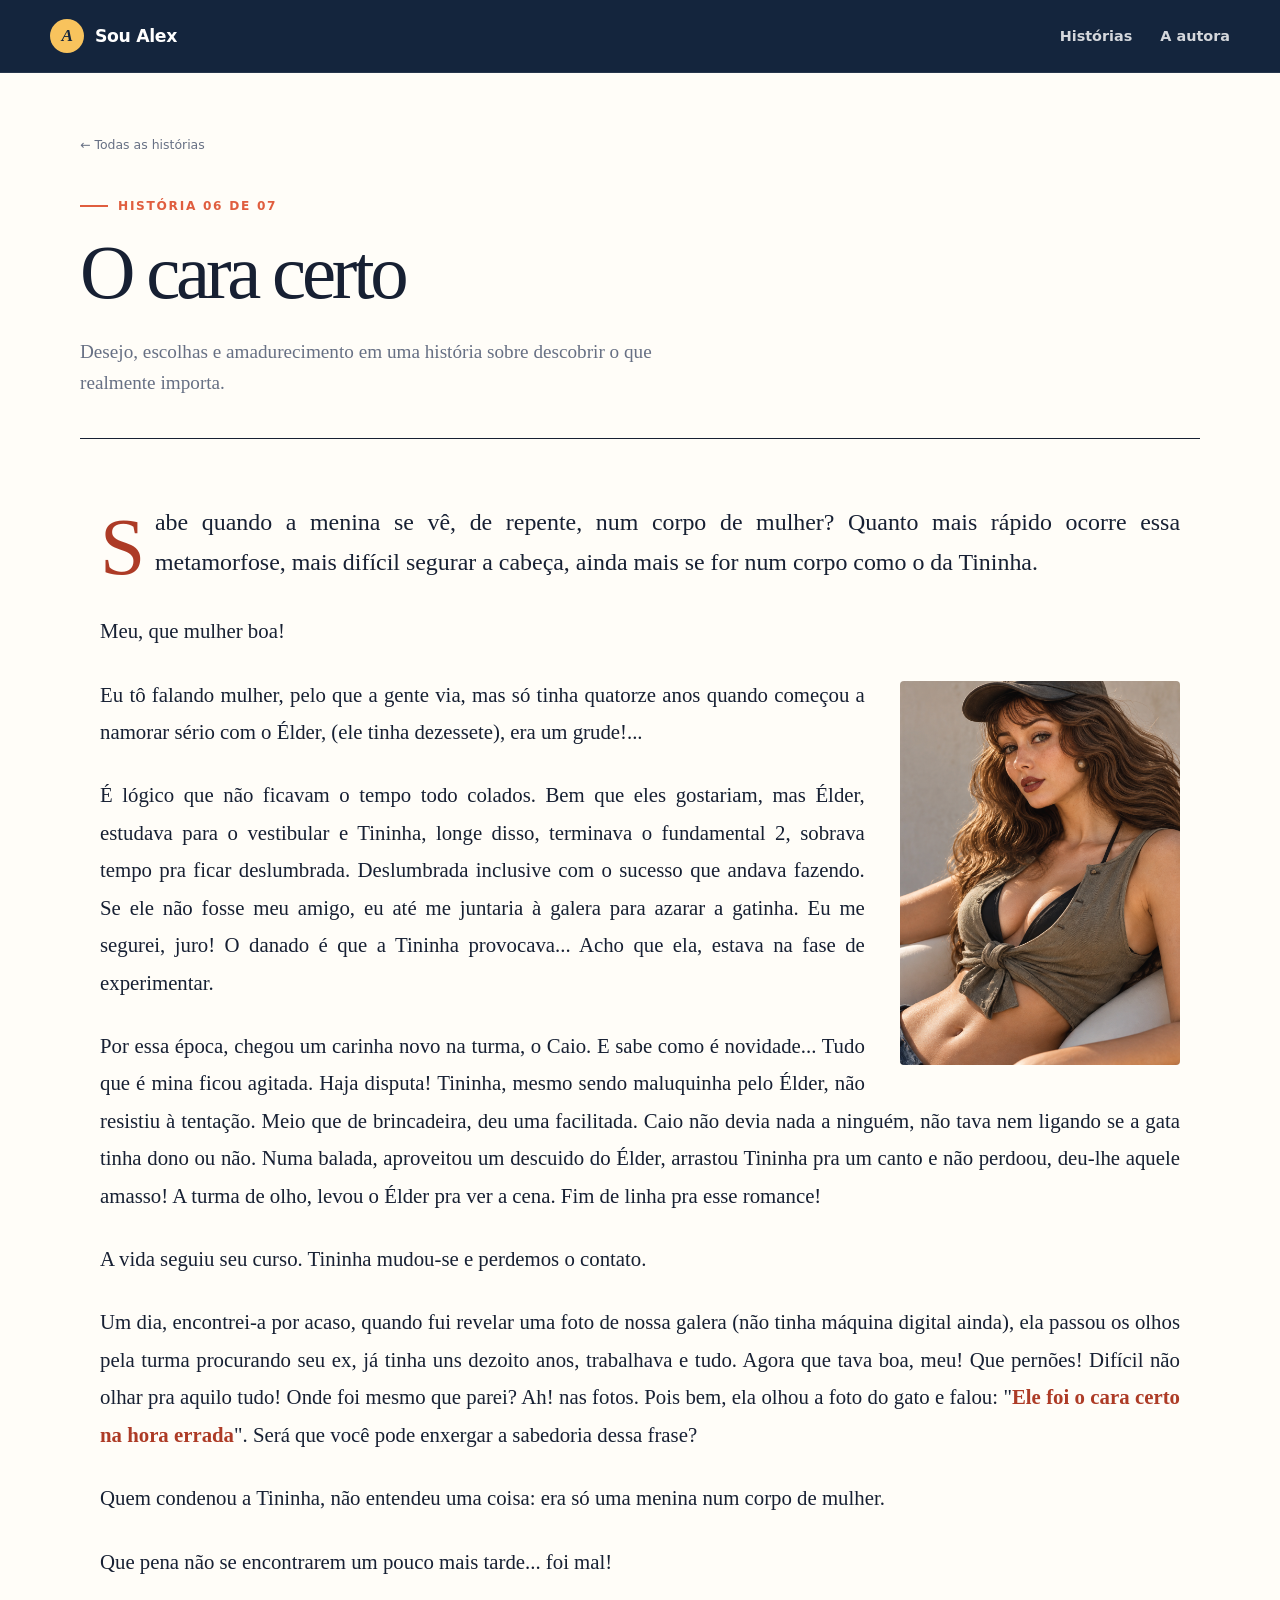
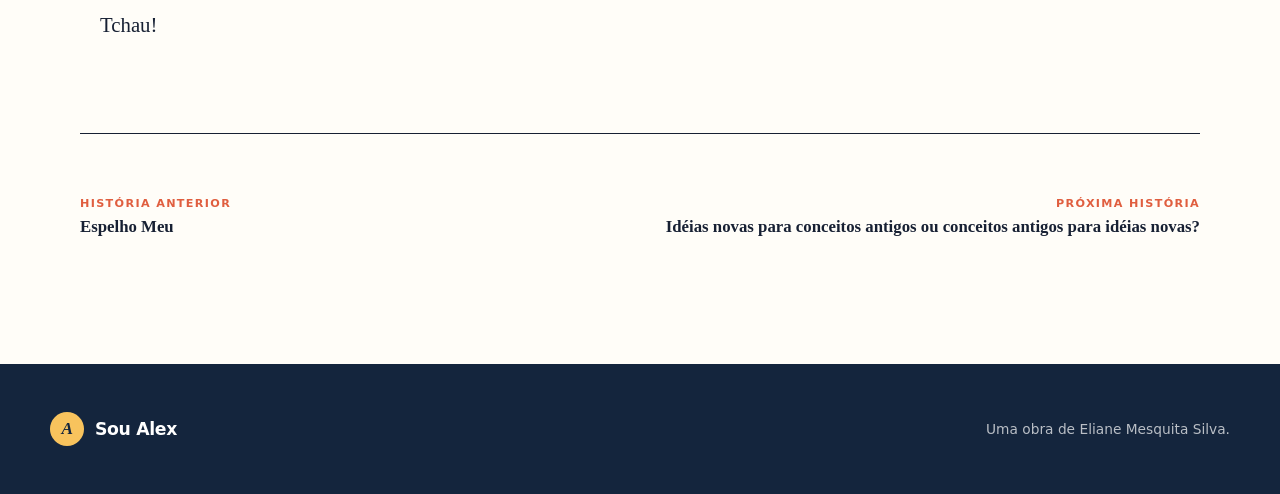
<file: o-cara-certo.html>
<!DOCTYPE html>

<html lang="pt-BR">
<head>
<meta charset="utf-8"/>
<meta content="width=device-width, initial-scale=1" name="viewport"/>
<meta content="Desejo, escolhas e amadurecimento em uma história sobre descobrir o que realmente importa." name="description"/>
<title>O cara certo — Sou Alex</title>
<link href="assets/site.css?v=7" rel="stylesheet"/>
</head>
<body>
<header class="site-header">
<div class="header-inner">
<a aria-label="Sou Alex — início" class="brand" href="index.html">
<span class="brand-mark">A</span>
<span>Sou Alex</span>
</a>
<nav aria-label="Navegação principal" class="site-nav">
<a href="index.html#historias">Histórias</a>
<a href="quem-sou-eu-um-pouco-sobre-autora.html">A autora</a>
</nav>
</div>
</header>
<main class="article-shell">
<article>
<header class="article-header"><a class="back-to-stories" href="index.html#historias">← Todas as histórias</a>
<p class="eyebrow">História 06 de 07</p>
<h1>O cara certo</h1>
<p class="article-intro">Desejo, escolhas e amadurecimento em uma história sobre descobrir o que realmente importa.</p>
</header>
<div class="article-content"><p class="story-opening">Sabe quando a menina se vê, de repente, num corpo de mulher? Quanto mais rápido ocorre essa metamorfose, mais difícil segurar a cabeça, ainda mais se for num corpo como o da Tininha.</p><p>Meu, que mulher boa!</p><button aria-label="Alternar entre o retrato por IA e o desenho original de Tininha" aria-pressed="false" class="alex-flip media-right" type="button">
<span class="alex-flip-inner" style="aspect-ratio: 1160 / 1593">
<img alt="Retrato realista colorido de Tininha recriado com IA" class="alex-flip-front" src="assets/images/o-cara-certo-realista-colorido2.png"/>
<img alt="Desenho original de Tininha" class="alex-flip-back" src="original/images/o-cara-certo/O%20CARA.jpg"/>
</span>
</button><p>Eu tô falando mulher, pelo que a gente via, mas só tinha quatorze anos quando começou a namorar sério com o Élder, (ele tinha dezessete), era um grude!...</p><p>É lógico que não ficavam o tempo todo colados. Bem que eles gostariam, mas Élder, estudava  para o vestibular e Tininha, longe disso, terminava o fundamental 2, sobrava tempo pra ficar deslumbrada. Deslumbrada inclusive com o sucesso que andava fazendo. Se ele não fosse meu amigo, eu até me juntaria à galera para azarar a gatinha. Eu me segurei, juro! O danado é que a Tininha provocava... Acho que ela, estava na fase de experimentar.</p><p>Por essa época, chegou um carinha novo na turma, o Caio. E sabe como é novidade... Tudo que é mina ficou agitada. Haja disputa! Tininha, mesmo sendo maluquinha pelo Élder, não resistiu à tentação. Meio que de brincadeira, deu uma facilitada. Caio não devia nada a ninguém, não tava nem ligando se a gata tinha dono ou não. Numa balada, aproveitou um descuido do Élder, arrastou Tininha pra um canto e não perdoou, deu-lhe aquele amasso! A turma de olho, levou o Élder pra ver a cena. Fim de linha pra esse romance!</p><p>A vida seguiu seu curso. Tininha mudou-se e perdemos o contato.</p><p>Um dia, encontrei-a por acaso, quando fui revelar uma foto de nossa galera (não tinha máquina digital ainda), ela passou os olhos pela turma procurando seu ex, já tinha uns dezoito anos, trabalhava e tudo. Agora que tava boa, meu! Que pernões! Difícil não olhar pra aquilo tudo! Onde foi mesmo que parei? Ah! nas fotos. Pois bem, ela olhou a foto do gato e falou: "<strong class="story-highlight">Ele foi o cara certo na hora errada</strong>". Será que você pode enxergar a sabedoria dessa frase?</p><p>Quem condenou a Tininha, não entendeu uma coisa: era só uma menina num corpo de mulher.</p><p>Que pena não se encontrarem um pouco mais tarde... foi mal!</p><p>Tchau!</p></div>
</article>
<nav aria-label="Navegação entre histórias" class="chapter-nav">
<a class="chapter-link" href="espelho-meu.html">
<small>História anterior</small>
<strong>Espelho Meu</strong>
</a>
<a class="chapter-link" href="ideias-novas-para-conceitos-antigos-ou.html">
<small>Próxima história</small>
<strong>Idéias novas para conceitos antigos ou conceitos antigos para idéias novas?</strong>
</a>
</nav>
</main>
<footer class="site-footer">
<div class="footer-inner">
<a class="brand" href="index.html"><span class="brand-mark">A</span><span>Sou Alex</span></a>
<p>Uma obra de Eliane Mesquita Silva.</p>
</div>
</footer>
<script defer="" src="assets/alex-flip.js"></script>
</body>
</html>
</file>
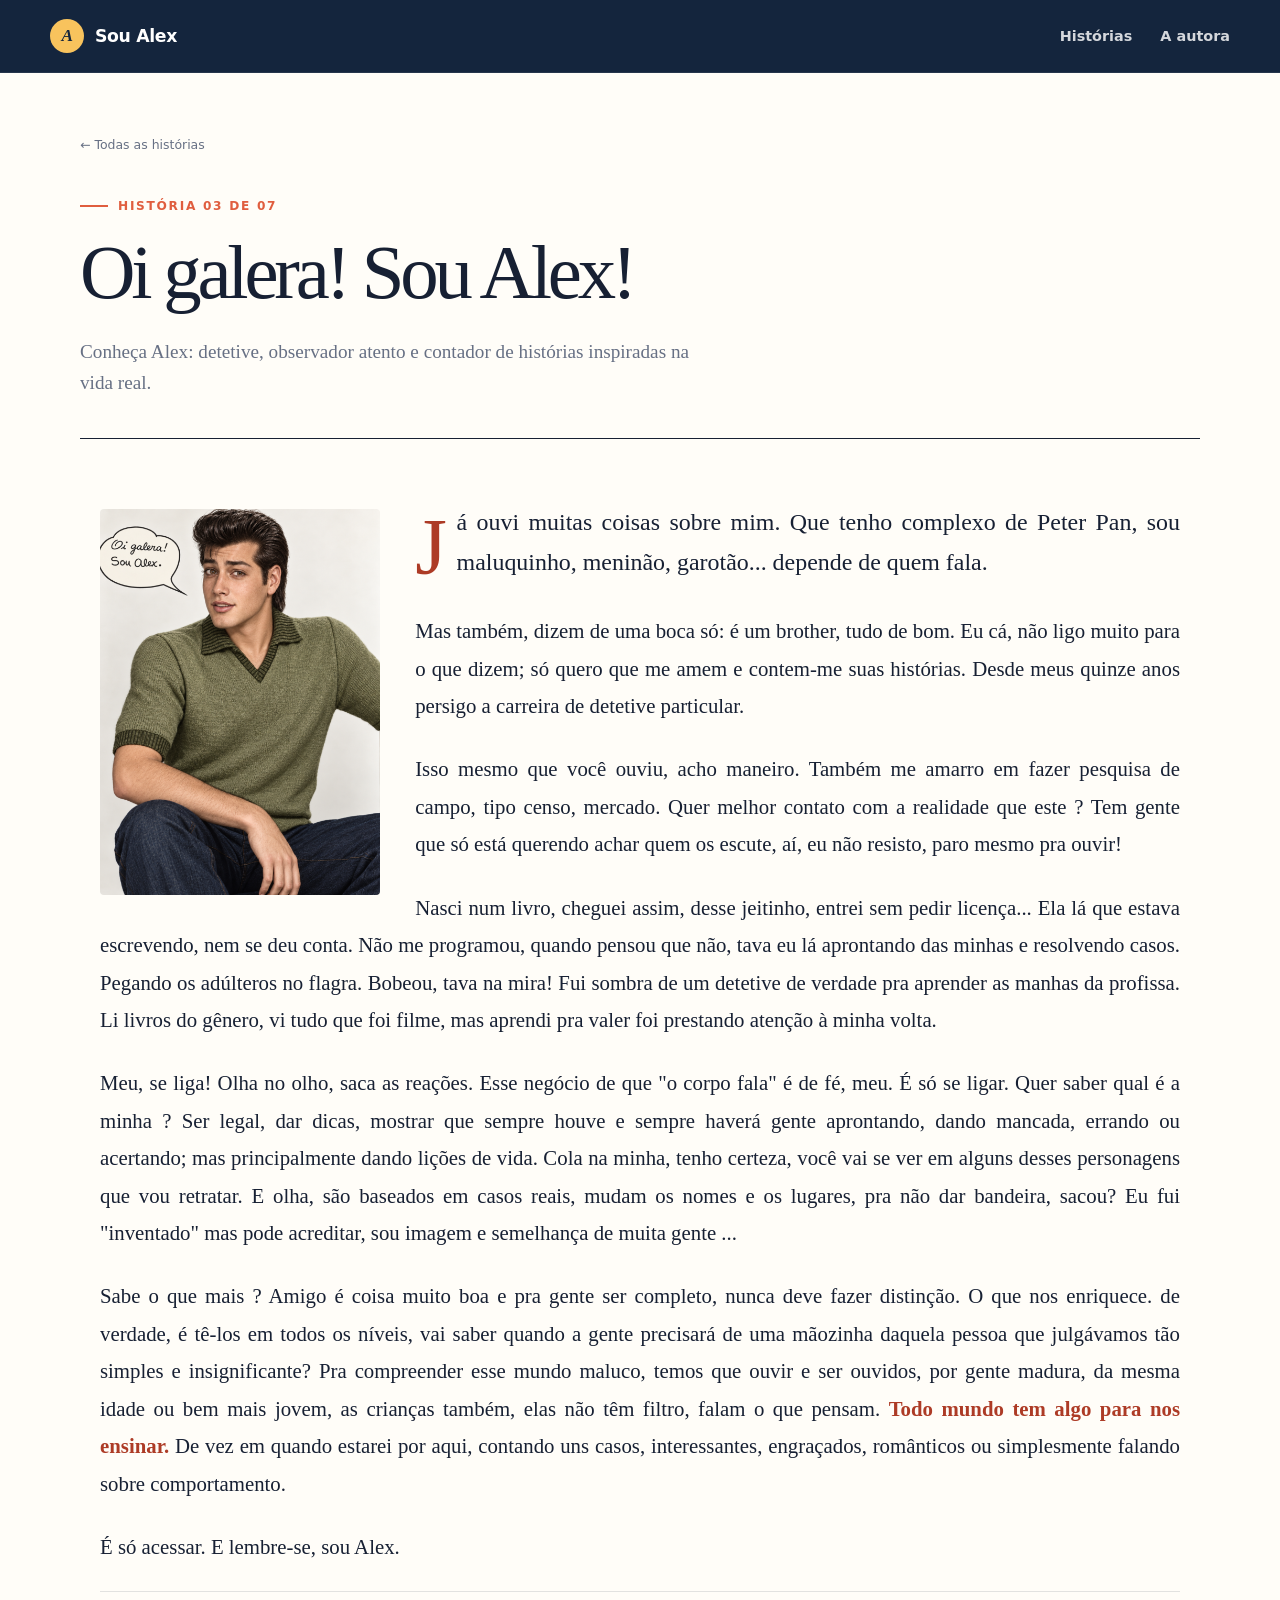
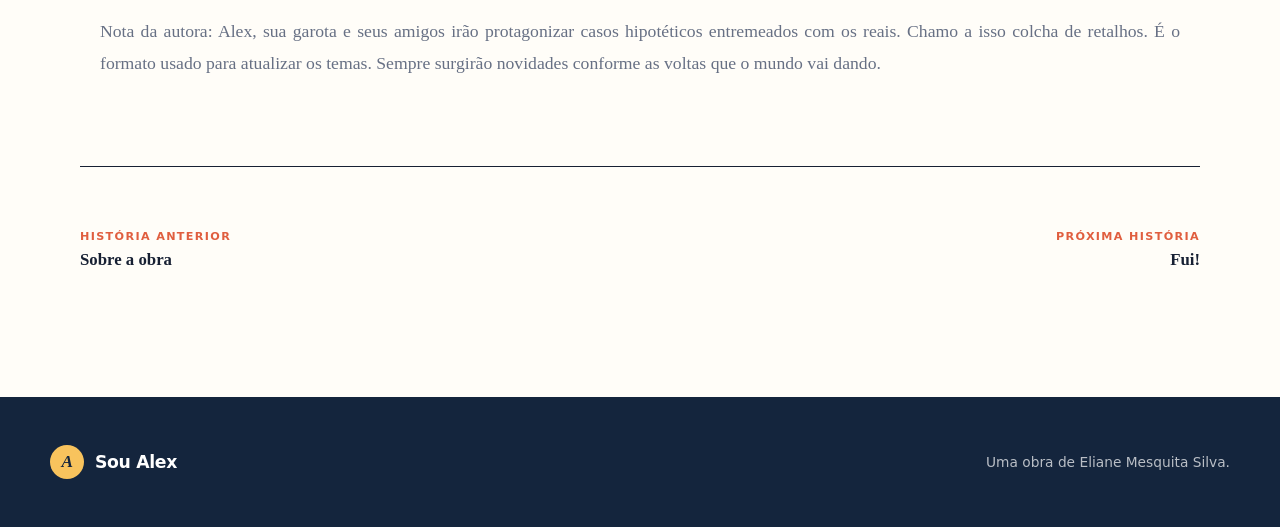
<file: oi-galera-sou-alex.html>
<!DOCTYPE html>

<html lang="pt-BR">
<head>
<meta charset="utf-8"/>
<meta content="width=device-width, initial-scale=1" name="viewport"/>
<meta content="Conheça Alex: detetive, observador atento e contador de histórias inspiradas na vida real." name="description"/>
<title>Oi galera! Sou Alex! — Sou Alex</title>
<link href="assets/site.css?v=7" rel="stylesheet"/>
</head>
<body>
<header class="site-header">
<div class="header-inner">
<a aria-label="Sou Alex — início" class="brand" href="index.html">
<span class="brand-mark">A</span>
<span>Sou Alex</span>
</a>
<nav aria-label="Navegação principal" class="site-nav">
<a href="index.html#historias">Histórias</a>
<a href="quem-sou-eu-um-pouco-sobre-autora.html">A autora</a>
</nav>
</div>
</header>
<main class="article-shell">
<article>
<header class="article-header"><a class="back-to-stories" href="index.html#historias">← Todas as histórias</a>
<p class="eyebrow">História 03 de 07</p>
<h1>Oi galera! Sou Alex!</h1>
<p class="article-intro">Conheça Alex: detetive, observador atento e contador de histórias inspiradas na vida real.</p>
</header>
<div class="article-content"><button aria-label="Alternar entre o retrato por IA e o desenho original de Alex" aria-pressed="false" class="alex-flip media-left" type="button">
<span class="alex-flip-inner">
<img alt="Versão colorida de Alex recriada com IA" class="alex-flip-front" src="assets/images/alex-realista-colorido.png"/>
<img alt="Desenho original do personagem Alex" class="alex-flip-back" src="original/images/oi-galera-sou-alex/soualex0001b.jpg"/>
</span>
</button><p class="story-opening">Já ouvi muitas coisas sobre mim. Que tenho complexo de Peter Pan, sou maluquinho, meninão, garotão...
depende de quem fala.</p><p>Mas também, dizem de uma boca só: é um brother, tudo de bom. Eu cá, não ligo muito para o que dizem; só quero que me amem e contem-me suas histórias. Desde meus quinze anos persigo a carreira de detetive particular.</p><p>Isso mesmo que você ouviu, acho maneiro. Também me amarro em fazer pesquisa de campo, tipo censo, mercado. Quer melhor contato com a realidade que este ? Tem gente que só está querendo achar quem os escute, aí, eu não resisto, paro mesmo pra ouvir!</p><p>Nasci num livro, cheguei assim, desse jeitinho, entrei sem pedir licença... Ela lá que estava escrevendo, nem se deu conta. Não me programou, quando pensou que não, tava eu lá aprontando das minhas e resolvendo casos. Pegando os adúlteros no flagra. Bobeou, tava na mira! Fui sombra de um detetive de verdade pra aprender as manhas da profissa. Li livros do gênero, vi tudo que foi filme, mas aprendi pra valer foi prestando atenção à minha volta.</p><p>Meu, se liga! Olha no olho, saca as reações. Esse negócio de que "o corpo fala" é de fé, meu. É só se ligar. Quer saber qual é a minha ? Ser legal, dar dicas, mostrar que sempre houve e sempre haverá gente aprontando, dando mancada, errando ou acertando; mas principalmente dando lições de vida. Cola na minha, tenho certeza, você vai se ver em alguns desses personagens que vou retratar. E olha, são baseados em casos reais, mudam os nomes e os lugares, pra não dar bandeira, sacou? Eu fui "inventado" mas pode acreditar, sou imagem e semelhança de muita gente ...</p><p>Sabe o que mais ? Amigo é coisa muito boa e pra gente ser completo, nunca deve fazer distinção. O que nos enriquece. de verdade, é tê-los em todos os níveis, vai saber quando a gente precisará de uma mãozinha daquela pessoa que julgávamos tão simples e insignificante? Pra compreender esse mundo maluco, temos que ouvir e ser ouvidos, por gente madura, da mesma idade ou bem mais jovem, as crianças também, elas não têm filtro, falam o que pensam. <strong class="story-highlight">Todo mundo tem algo para nos ensinar.</strong> De vez em quando estarei por aqui, contando uns casos, interessantes, engraçados, românticos ou simplesmente falando sobre comportamento.</p><p>É só acessar.
E lembre-se, sou Alex.</p><p class="author-note">Nota da autora: Alex, sua garota e seus amigos irão protagonizar casos hipotéticos entremeados com os reais. Chamo a isso colcha de retalhos. É o formato usado para atualizar os temas. Sempre surgirão novidades conforme as voltas que o mundo vai dando.</p></div>
</article>
<nav aria-label="Navegação entre histórias" class="chapter-nav">
<a class="chapter-link" href="sobre-obra.html">
<small>História anterior</small>
<strong>Sobre a obra</strong>
</a>
<a class="chapter-link" href="fui.html">
<small>Próxima história</small>
<strong>Fui!</strong>
</a>
</nav>
</main>
<footer class="site-footer">
<div class="footer-inner">
<a class="brand" href="index.html"><span class="brand-mark">A</span><span>Sou Alex</span></a>
<p>Uma obra de Eliane Mesquita Silva.</p>
</div>
</footer>
<script defer="" src="assets/alex-flip.js"></script>
</body>
</html>
</file>
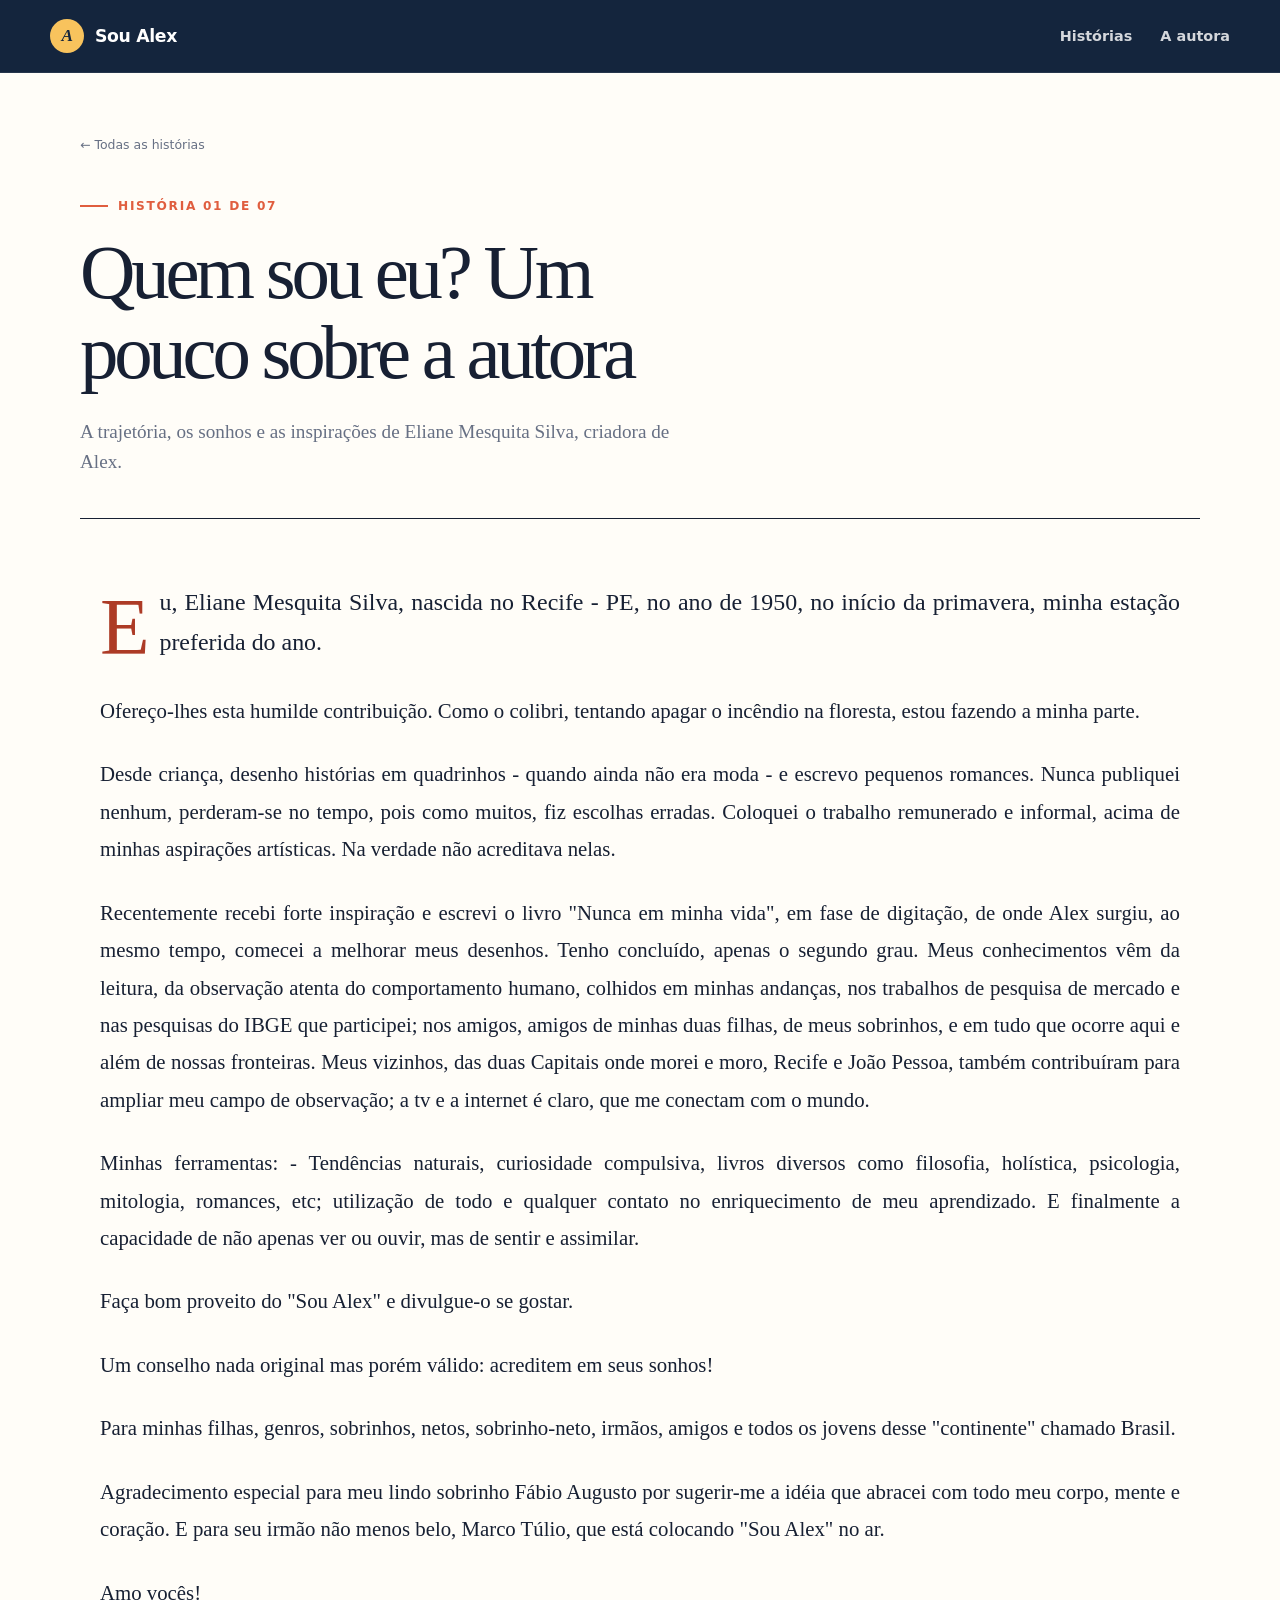
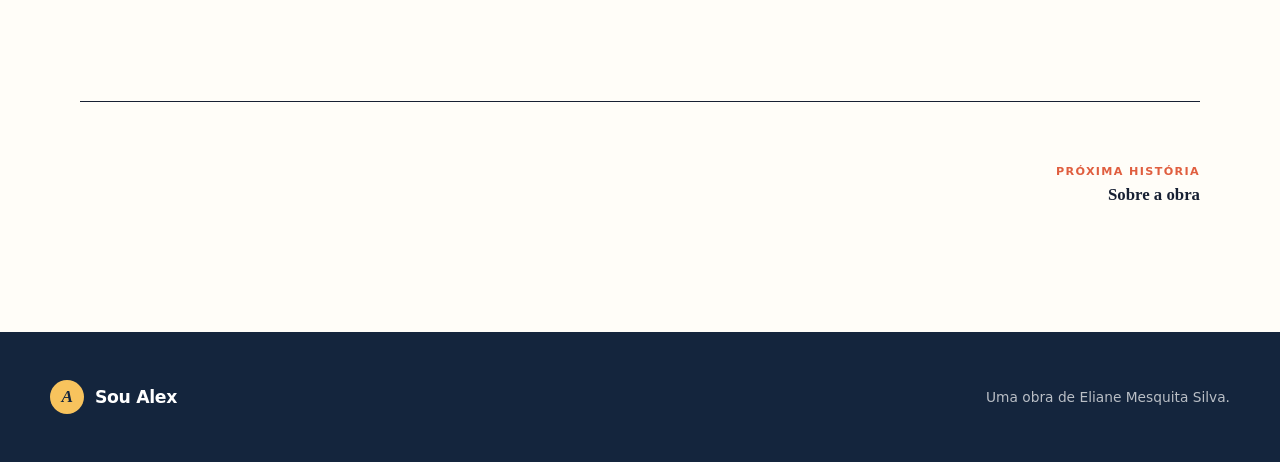
<file: quem-sou-eu-um-pouco-sobre-autora.html>
<!DOCTYPE html>

<html lang="pt-BR">
<head>
<meta charset="utf-8"/>
<meta content="width=device-width, initial-scale=1" name="viewport"/>
<meta content="A trajetória, os sonhos e as inspirações de Eliane Mesquita Silva, criadora de Alex." name="description"/>
<title>Quem sou eu? Um pouco sobre a autora — Sou Alex</title>
<link href="assets/site.css?v=7" rel="stylesheet"/>
</head>
<body>
<header class="site-header">
<div class="header-inner">
<a aria-label="Sou Alex — início" class="brand" href="index.html">
<span class="brand-mark">A</span>
<span>Sou Alex</span>
</a>
<nav aria-label="Navegação principal" class="site-nav">
<a href="index.html#historias">Histórias</a>
<a href="quem-sou-eu-um-pouco-sobre-autora.html">A autora</a>
</nav>
</div>
</header>
<main class="article-shell">
<article>
<header class="article-header"><a class="back-to-stories" href="index.html#historias">← Todas as histórias</a>
<p class="eyebrow">História 01 de 07</p>
<h1>Quem sou eu? Um pouco sobre a autora</h1>
<p class="article-intro">A trajetória, os sonhos e as inspirações de Eliane Mesquita Silva, criadora de Alex.</p>
</header>
<div class="article-content"><p class="story-opening">Eu, Eliane Mesquita Silva, nascida no Recife - PE, no ano de 1950, no início da primavera, minha estação preferida do ano.</p><p>Ofereço-lhes esta humilde contribuição. Como o colibri, tentando apagar o incêndio na floresta, estou fazendo a minha parte.</p><p>Desde criança, desenho histórias em quadrinhos - quando ainda não era moda - e escrevo pequenos romances. Nunca publiquei nenhum, perderam-se no tempo, pois como muitos, fiz escolhas erradas. Coloquei o trabalho remunerado e informal, acima de minhas aspirações artísticas. Na verdade não acreditava nelas.</p><p>Recentemente recebi forte inspiração e escrevi o livro "Nunca em minha vida", em fase de digitação, de onde Alex surgiu, ao mesmo tempo, comecei a melhorar meus desenhos.  Tenho concluído, apenas o segundo grau. Meus conhecimentos vêm da leitura, da observação atenta do comportamento humano, colhidos em minhas andanças, nos trabalhos de pesquisa de mercado e nas pesquisas do IBGE que participei; nos amigos, amigos de minhas duas filhas, de meus sobrinhos, e em tudo que ocorre aqui e além de nossas fronteiras. Meus vizinhos, das duas Capitais onde morei e moro, Recife e João Pessoa, também contribuíram para ampliar meu campo de observação; a tv e a internet é claro, que me conectam com o mundo.</p><p>Minhas ferramentas:   - Tendências naturais, curiosidade compulsiva, livros diversos como filosofia, holística, psicologia, mitologia, romances, etc; utilização de todo e qualquer contato no enriquecimento de meu aprendizado. E finalmente a capacidade de não apenas ver ou ouvir, mas de sentir e assimilar.</p><p>Faça bom proveito do "Sou Alex" e divulgue-o se gostar.</p><p>Um conselho nada original mas porém válido: acreditem em seus sonhos!</p><p>Para minhas filhas, genros, sobrinhos, netos, sobrinho-neto, irmãos, amigos e todos os jovens desse "continente" chamado Brasil.</p><p>Agradecimento especial para meu lindo sobrinho Fábio Augusto por sugerir-me a idéia que abracei com todo meu corpo, mente e coração. E para seu irmão não menos belo, Marco Túlio, que está colocando "Sou Alex" no ar.</p><p>Amo vocês!</p></div>
</article>
<nav aria-label="Navegação entre histórias" class="chapter-nav">
<span aria-hidden="true" class="chapter-link is-empty"></span>
<a class="chapter-link" href="sobre-obra.html">
<small>Próxima história</small>
<strong>Sobre a obra</strong>
</a>
</nav>
</main>
<footer class="site-footer">
<div class="footer-inner">
<a class="brand" href="index.html"><span class="brand-mark">A</span><span>Sou Alex</span></a>
<p>Uma obra de Eliane Mesquita Silva.</p>
</div>
</footer>
</body>
</html>
</file>
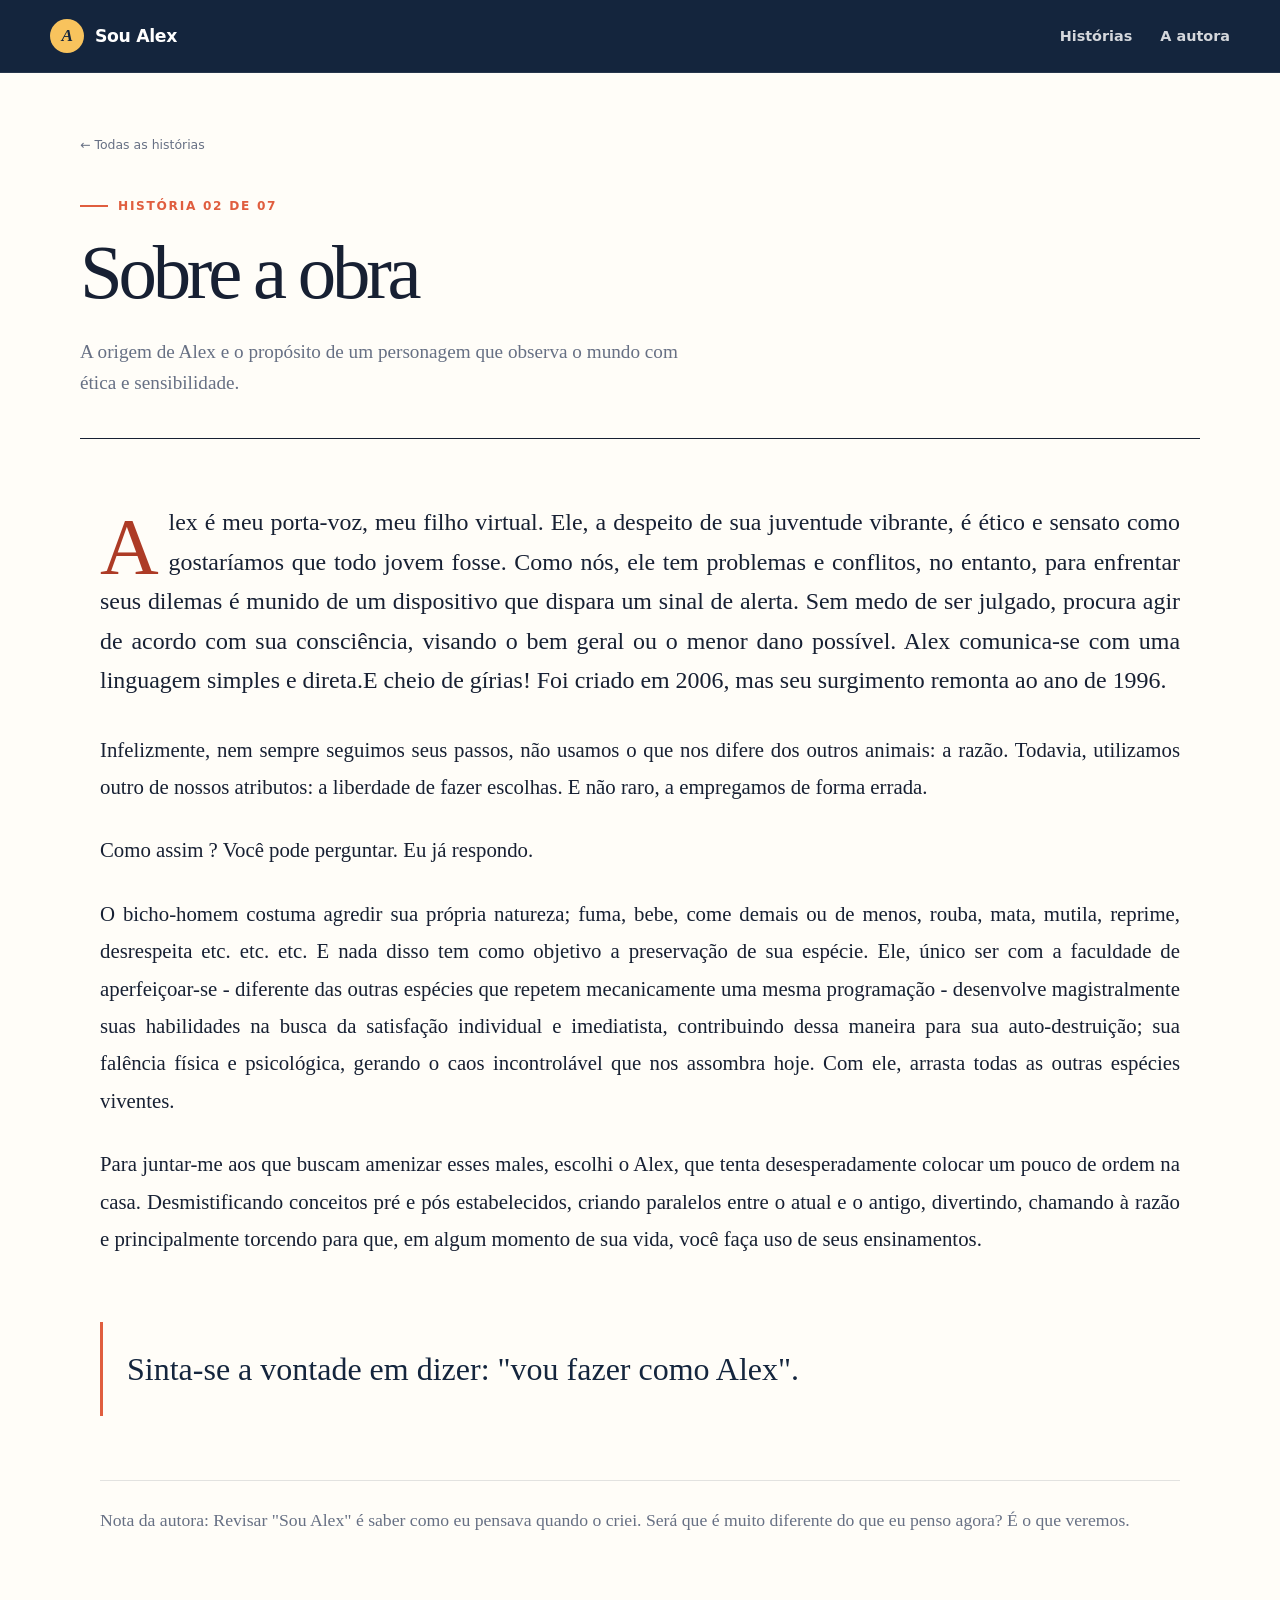
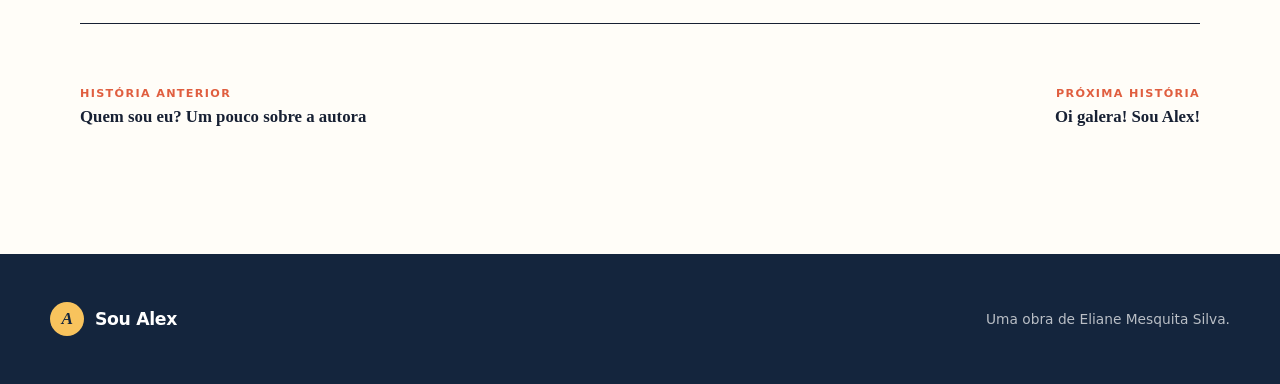
<file: sobre-obra.html>
<!DOCTYPE html>

<html lang="pt-BR">
<head>
<meta charset="utf-8"/>
<meta content="width=device-width, initial-scale=1" name="viewport"/>
<meta content="A origem de Alex e o propósito de um personagem que observa o mundo com ética e sensibilidade." name="description"/>
<title>Sobre a obra — Sou Alex</title>
<link href="assets/site.css?v=7" rel="stylesheet"/>
</head>
<body>
<header class="site-header">
<div class="header-inner">
<a aria-label="Sou Alex — início" class="brand" href="index.html">
<span class="brand-mark">A</span>
<span>Sou Alex</span>
</a>
<nav aria-label="Navegação principal" class="site-nav">
<a href="index.html#historias">Histórias</a>
<a href="quem-sou-eu-um-pouco-sobre-autora.html">A autora</a>
</nav>
</div>
</header>
<main class="article-shell">
<article>
<header class="article-header"><a class="back-to-stories" href="index.html#historias">← Todas as histórias</a>
<p class="eyebrow">História 02 de 07</p>
<h1>Sobre a obra</h1>
<p class="article-intro">A origem de Alex e o propósito de um personagem que observa o mundo com ética e sensibilidade.</p>
</header>
<div class="article-content"><p class="story-opening">Alex é meu porta-voz, meu filho virtual. Ele, a despeito de sua juventude vibrante, é ético e sensato como gostaríamos que todo jovem fosse. Como nós, ele tem problemas e conflitos, no entanto, para enfrentar seus dilemas é munido de um dispositivo que dispara um sinal de alerta. Sem medo de ser julgado, procura agir de acordo com sua consciência, visando o bem geral ou o menor dano possível. Alex comunica-se com uma linguagem simples e direta.E cheio de gírias! Foi criado em 2006, mas seu surgimento remonta ao ano de 1996.</p><p>Infelizmente, nem sempre seguimos seus passos, não usamos o que nos difere dos outros animais: a razão. Todavia, utilizamos outro de nossos atributos: a liberdade de fazer escolhas. E não raro, a empregamos de forma errada.</p><p>Como assim ? Você pode perguntar. Eu já respondo.</p><p>O bicho-homem costuma agredir sua própria natureza; fuma, bebe, come demais ou de menos, rouba, mata, mutila, reprime, desrespeita etc. etc. etc. E nada disso tem como objetivo a preservação de sua espécie. Ele, único ser com a faculdade de aperfeiçoar-se - diferente das outras espécies que repetem mecanicamente uma mesma programação -  desenvolve magistralmente suas habilidades na busca da satisfação individual e imediatista, contribuindo dessa maneira para sua auto-destruição; sua falência física e psicológica, gerando o caos incontrolável que nos assombra hoje. Com ele, arrasta todas as outras espécies viventes.</p><p>Para juntar-me aos que buscam amenizar esses males, escolhi o Alex, que tenta desesperadamente colocar um pouco de ordem na casa. Desmistificando conceitos pré e pós estabelecidos, criando paralelos entre o atual e o antigo, divertindo, chamando à razão e principalmente torcendo para que, em algum momento de sua vida, você faça uso de seus ensinamentos.</p><p class="story-emphasis">Sinta-se a vontade em dizer: "vou fazer como Alex".</p><p class="author-note">Nota da autora: Revisar "Sou Alex" é saber como eu pensava quando o criei. Será que é muito diferente do que eu penso agora? É o que veremos.</p></div>
</article>
<nav aria-label="Navegação entre histórias" class="chapter-nav">
<a class="chapter-link" href="quem-sou-eu-um-pouco-sobre-autora.html">
<small>História anterior</small>
<strong>Quem sou eu? Um pouco sobre a autora</strong>
</a>
<a class="chapter-link" href="oi-galera-sou-alex.html">
<small>Próxima história</small>
<strong>Oi galera! Sou Alex!</strong>
</a>
</nav>
</main>
<footer class="site-footer">
<div class="footer-inner">
<a class="brand" href="index.html"><span class="brand-mark">A</span><span>Sou Alex</span></a>
<p>Uma obra de Eliane Mesquita Silva.</p>
</div>
</footer>
</body>
</html>
</file>
<file: assets/site.css>
:root {
  --ink: #172033;
  --muted: #677084;
  --paper: #fffdf8;
  --canvas: #f3efe7;
  --accent: #e05e3f;
  --accent-dark: #ad3b26;
  --navy: #14253d;
  --line: rgba(23, 32, 51, 0.12);
  --shadow: 0 24px 70px rgba(25, 35, 52, 0.12);
  --radius: 24px;
}

* {
  box-sizing: border-box;
}

html {
  scroll-behavior: smooth;
}

body {
  margin: 0;
  color: var(--ink);
  font-family: Inter, ui-sans-serif, system-ui, -apple-system, BlinkMacSystemFont, "Segoe UI", sans-serif;
  background:
    radial-gradient(circle at 8% 5%, rgba(224, 94, 63, 0.12), transparent 25rem),
    var(--canvas);
  -webkit-font-smoothing: antialiased;
}

a {
  color: inherit;
  text-decoration-thickness: 1px;
  text-underline-offset: 0.2em;
}

img {
  max-width: 100%;
}

.site-header {
  position: sticky;
  z-index: 20;
  top: 0;
  border-bottom: 1px solid rgba(255, 255, 255, 0.08);
  color: #fff;
  background: rgba(20, 37, 61, 0.94);
  backdrop-filter: blur(16px);
}

.header-inner {
  display: flex;
  width: min(1180px, calc(100% - 40px));
  min-height: 72px;
  margin: 0 auto;
  align-items: center;
  justify-content: space-between;
  gap: 24px;
}

.brand {
  display: inline-flex;
  align-items: center;
  gap: 11px;
  color: #fff;
  font-size: 1.08rem;
  font-weight: 800;
  letter-spacing: -0.02em;
  text-decoration: none;
}

.brand-mark {
  display: grid;
  width: 34px;
  height: 34px;
  place-items: center;
  border-radius: 50%;
  color: var(--navy);
  font-family: Georgia, serif;
  font-style: italic;
  background: #f8c35d;
}

.site-nav {
  display: flex;
  align-items: center;
  gap: 28px;
}

.site-nav a {
  color: rgba(255, 255, 255, 0.82);
  font-size: 0.9rem;
  font-weight: 700;
  text-decoration: none;
}

.site-nav a:hover,
.site-nav a:focus-visible {
  color: #fff;
}

.hero {
  overflow: hidden;
  color: #fff;
  background:
    linear-gradient(125deg, rgba(20, 37, 61, 0.98), rgba(28, 52, 82, 0.92)),
    var(--navy);
}

.hero-inner {
  display: grid;
  width: min(1180px, calc(100% - 40px));
  min-height: 660px;
  margin: 0 auto;
  padding: 76px 0 92px;
  align-items: center;
  grid-template-columns: minmax(0, 1.35fr) minmax(280px, 0.65fr);
  gap: clamp(48px, 8vw, 112px);
}

.eyebrow {
  display: inline-flex;
  margin: 0 0 20px;
  align-items: center;
  gap: 10px;
  color: var(--accent);
  font-size: 0.76rem;
  font-weight: 850;
  letter-spacing: 0.14em;
  text-transform: uppercase;
}

.hero .eyebrow {
  color: #f8c35d;
}

.eyebrow::before {
  width: 28px;
  height: 2px;
  content: "";
  background: currentColor;
}

.hero h1 {
  max-width: 760px;
  margin: 0;
  font-family: Georgia, "Times New Roman", serif;
  font-size: clamp(4.5rem, 10vw, 8.5rem);
  font-weight: 500;
  letter-spacing: -0.07em;
  line-height: 0.88;
}

.hero-lead {
  max-width: 660px;
  margin: 32px 0 0;
  color: rgba(255, 255, 255, 0.78);
  font-family: Georgia, "Times New Roman", serif;
  font-size: clamp(1.25rem, 2vw, 1.65rem);
  line-height: 1.55;
}

.hero-actions {
  display: flex;
  margin-top: 38px;
  flex-wrap: wrap;
  gap: 12px;
}

.button {
  display: inline-flex;
  min-height: 50px;
  padding: 0 22px;
  align-items: center;
  justify-content: center;
  border: 1px solid transparent;
  border-radius: 999px;
  font-size: 0.9rem;
  font-weight: 800;
  text-decoration: none;
  transition: transform 160ms ease, background 160ms ease;
}

.button:hover {
  transform: translateY(-2px);
}

.button-primary {
  color: #fff;
  background: var(--accent);
}

.button-primary:hover {
  background: #eb6a49;
}

.button-ghost {
  border-color: rgba(255, 255, 255, 0.25);
  color: #fff;
  background: rgba(255, 255, 255, 0.06);
}

.hero-art {
  position: relative;
  isolation: isolate;
}

.hero-art::before {
  position: absolute;
  z-index: -1;
  inset: -14px;
  border: 1px solid rgba(248, 195, 93, 0.55);
  border-radius: 50%;
  content: "";
}

.hero-portrait {
  width: 100%;
  aspect-ratio: 1;
  overflow: hidden;
  border: 7px solid rgba(255, 255, 255, 0.85);
  border-radius: 50%;
  box-shadow: 0 30px 80px rgba(0, 0, 0, 0.34);
}

.hero-art img {
  display: block;
  width: 100%;
  height: 100%;
  object-fit: cover;
  object-position: center top;
  transform: scale(1.3);
  transform-origin: 65% top;
}

.section {
  width: min(1180px, calc(100% - 40px));
  margin: 0 auto;
  padding: 104px 0;
}

.section-heading {
  display: flex;
  margin-bottom: 42px;
  align-items: end;
  justify-content: space-between;
  gap: 32px;
}

.section-heading h2 {
  max-width: 680px;
  margin: 0;
  font-family: Georgia, "Times New Roman", serif;
  font-size: clamp(2.5rem, 5vw, 4.4rem);
  font-weight: 500;
  letter-spacing: -0.045em;
  line-height: 1;
}

.section-heading p {
  max-width: 420px;
  margin: 0;
  color: var(--muted);
  line-height: 1.7;
}

.story-grid {
  display: grid;
  grid-template-columns: repeat(2, minmax(0, 1fr));
  gap: 20px;
}

.story-card {
  position: relative;
  display: flex;
  min-height: 290px;
  padding: clamp(28px, 5vw, 48px);
  overflow: hidden;
  flex-direction: column;
  border: 1px solid var(--line);
  border-radius: var(--radius);
  background: var(--paper);
  box-shadow: 0 10px 35px rgba(25, 35, 52, 0.05);
  text-decoration: none;
  transition: transform 180ms ease, box-shadow 180ms ease, border-color 180ms ease;
}

.story-card:hover {
  border-color: rgba(224, 94, 63, 0.45);
  box-shadow: var(--shadow);
  transform: translateY(-5px);
}

.story-card:first-child,
.story-card:last-child {
  grid-column: span 2;
}

.story-number {
  color: var(--accent);
  font-size: 0.78rem;
  font-weight: 850;
  letter-spacing: 0.15em;
  text-transform: uppercase;
}

.story-card h3 {
  max-width: 760px;
  margin: auto 0 14px;
  font-family: Georgia, "Times New Roman", serif;
  font-size: clamp(1.8rem, 3.5vw, 3.2rem);
  font-weight: 500;
  letter-spacing: -0.035em;
  line-height: 1.06;
}

.story-card p {
  max-width: 620px;
  margin: 0;
  color: var(--muted);
  line-height: 1.65;
}

.story-arrow {
  position: absolute;
  top: 34px;
  right: 36px;
  color: var(--accent);
  font-size: 1.5rem;
}

.about-band {
  color: #fff;
  background: var(--accent);
}

.about-inner {
  display: grid;
  width: min(1180px, calc(100% - 40px));
  margin: 0 auto;
  padding: 88px 0;
  grid-template-columns: 0.6fr 1.4fr;
  gap: clamp(40px, 8vw, 110px);
}

.about-band .eyebrow {
  color: #4e170e;
}

.about-inner h2 {
  margin: 0;
  font-family: Georgia, "Times New Roman", serif;
  font-size: clamp(2.8rem, 6vw, 5.5rem);
  font-weight: 500;
  letter-spacing: -0.055em;
  line-height: 0.95;
}

.about-copy {
  max-width: 720px;
  font-family: Georgia, "Times New Roman", serif;
  font-size: clamp(1.2rem, 2.2vw, 1.55rem);
  line-height: 1.65;
}

.about-copy p {
  margin-top: 0;
}

.about-copy a {
  font-family: Inter, ui-sans-serif, system-ui, sans-serif;
  font-size: 0.88rem;
  font-weight: 850;
}

.article-shell {
  width: min(960px, calc(100% - 40px));
  margin: 0 auto;
  padding: 72px 0 112px;
}

.article-header {
  max-width: 820px;
  margin: 0 auto 58px;
  text-align: center;
}

.article-header .eyebrow {
  justify-content: center;
}

.article-header h1 {
  margin: 0;
  font-family: Georgia, "Times New Roman", serif;
  font-size: clamp(2.8rem, 7vw, 5.8rem);
  font-weight: 500;
  letter-spacing: -0.055em;
  line-height: 0.98;
}

.article-intro {
  max-width: 650px;
  margin: 26px auto 0;
  color: var(--muted);
  font-family: Georgia, "Times New Roman", serif;
  font-size: 1.25rem;
  line-height: 1.6;
}

.article-content {
  display: flow-root;
  padding: clamp(30px, 7vw, 76px);
  border: 1px solid var(--line);
  border-radius: var(--radius);
  font-family: Georgia, "Times New Roman", serif;
  font-size: clamp(1.06rem, 1.8vw, 1.2rem);
  line-height: 1.85;
  text-align: justify;
  text-justify: inter-word;
  hyphens: auto;
  background: var(--paper);
  box-shadow: var(--shadow);
}

.article-content p,
.article-content div {
  text-align: justify !important;
  text-justify: inter-word;
}

.article-content p {
  margin: 0 0 1.25em;
}

.article-content > div {
  margin-bottom: 1.25em;
}

.article-content h2,
.article-content h3 {
  margin: 2.2em 0 0.8em;
  font-family: Inter, ui-sans-serif, system-ui, sans-serif;
  font-size: 1.05rem;
  letter-spacing: 0.04em;
  line-height: 1.4;
  text-transform: uppercase;
}

.article-content br + br {
  display: block;
  margin-top: 0.8em;
  content: "";
}

.article-content a:has(img) {
  display: block;
  width: fit-content;
  margin: 12px auto 36px;
}

.article-content img {
  display: block;
  width: auto;
  max-width: min(100%, 560px);
  max-height: 680px;
  margin: 12px auto 36px;
  border-radius: 18px;
  box-shadow: 0 16px 44px rgba(25, 35, 52, 0.18);
  object-fit: contain;
}

.article-content a:has(img) img {
  margin: 0;
}

.article-content a.media-left,
.article-content a.media-right {
  width: min(42%, 340px);
  margin-top: 0.35em;
  margin-bottom: 1.4em;
}

.article-content a.media-left {
  float: left;
  margin-right: 2rem;
  margin-left: 0;
}

.article-content a.media-right {
  float: right;
  margin-right: 0;
  margin-left: 2rem;
}

.article-content img.media-left,
.article-content img.media-right {
  width: 100%;
  max-width: none;
}

.article-content > img.media-left,
.article-content > img.media-right,
.article-content > span > img.media-left,
.article-content > span > img.media-right {
  width: min(42%, 340px);
  margin-top: 0.35em;
  margin-bottom: 1.4em;
}

.article-content > img.media-left,
.article-content > span > img.media-left {
  float: left;
  margin-right: 2rem;
  margin-left: 0;
}

.article-content > img.media-right,
.article-content > span > img.media-right {
  float: right;
  margin-right: 0;
  margin-left: 2rem;
}

.article-content script,
.article-content .separator:empty {
  display: none;
}

.chapter-nav {
  display: grid;
  margin-top: 28px;
  grid-template-columns: repeat(2, minmax(0, 1fr));
  gap: 16px;
}

.chapter-link {
  display: flex;
  min-height: 118px;
  padding: 22px 24px;
  flex-direction: column;
  justify-content: center;
  border: 1px solid var(--line);
  border-radius: 18px;
  background: rgba(255, 253, 248, 0.78);
  text-decoration: none;
}

.chapter-link:last-child {
  text-align: right;
}

.chapter-link small {
  margin-bottom: 7px;
  color: var(--accent);
  font-size: 0.7rem;
  font-weight: 850;
  letter-spacing: 0.12em;
  text-transform: uppercase;
}

.chapter-link strong {
  font-family: Georgia, "Times New Roman", serif;
  font-size: 1.05rem;
}

.chapter-link.is-empty {
  visibility: hidden;
}

.site-footer {
  color: rgba(255, 255, 255, 0.7);
  background: var(--navy);
}

.footer-inner {
  display: flex;
  width: min(1180px, calc(100% - 40px));
  min-height: 130px;
  margin: 0 auto;
  align-items: center;
  justify-content: space-between;
  gap: 30px;
}

.footer-inner p {
  margin: 0;
  font-size: 0.86rem;
}

.footer-inner a {
  color: #fff;
}

@media (max-width: 780px) {
  .site-nav {
    gap: 16px;
  }

  .site-nav a:first-child {
    display: none;
  }

  .hero-inner {
    min-height: auto;
    padding: 72px 0;
    grid-template-columns: 1fr;
  }

  .hero h1 {
    font-size: clamp(4.4rem, 22vw, 7rem);
  }

  .hero-art {
    width: min(72%, 320px);
    margin: 24px auto 0;
  }

  .section {
    padding: 72px 0;
  }

  .section-heading,
  .footer-inner {
    align-items: flex-start;
    flex-direction: column;
  }

  .story-grid {
    grid-template-columns: 1fr;
  }

  .story-card:first-child,
  .story-card:last-child {
    grid-column: auto;
  }

  .about-inner {
    padding: 68px 0;
    grid-template-columns: 1fr;
  }

  .article-shell {
    padding-top: 52px;
  }

  .article-content {
    border-radius: 18px;
  }

  .article-content a.media-left,
  .article-content a.media-right,
  .article-content > img.media-left,
  .article-content > img.media-right,
  .article-content > span > img.media-left,
  .article-content > span > img.media-right {
    float: none;
    width: min(100%, 440px);
    margin: 0 auto 2rem;
  }

  .chapter-nav {
    grid-template-columns: 1fr;
  }

  .chapter-link:last-child {
    text-align: left;
  }

  .footer-inner {
    padding: 36px 0;
  }
}

@media (prefers-reduced-motion: reduce) {
  html {
    scroll-behavior: auto;
  }

  .button,
  .story-card {
    transition: none;
  }
}

/* Alex: IA na frente, desenho original no verso. */
.alex-flip {
  display: block;
  width: min(100%, 360px);
  margin: 0 auto;
  padding: 0;
  border: 0;
  border-radius: 18px;
  background: transparent;
  cursor: pointer;
  perspective: 1200px;
}
.alex-flip:focus-visible {
  outline: 3px solid var(--accent);
  outline-offset: 6px;
}
.alex-flip-inner {
  position: relative;
  display: block;
  aspect-ratio: 326 / 450;
  border-radius: inherit;
  transform-style: preserve-3d;
  transition: transform 600ms ease;
}
.alex-flip[aria-pressed="true"] .alex-flip-inner,
.alex-flip:focus-visible .alex-flip-inner {
  transform: rotateY(180deg);
}
@media (hover: hover) {
  .alex-flip:hover .alex-flip-inner { transform: rotateY(180deg); }
}
.alex-flip .alex-flip-inner img {
  position: absolute;
  inset: 0;
  display: block;
  width: 100%;
  height: 100%;
  max-width: none;
  max-height: none;
  margin: 0;
  border-radius: inherit;
  object-fit: contain;
  background: var(--paper);
  backface-visibility: hidden;
  -webkit-backface-visibility: hidden;
}
.alex-flip-back { transform: rotateY(180deg); }
.hero-art .alex-flip { border-radius: 46% 46% 20% 20%; }
.article-content .alex-flip.media-left {
  float: left;
  width: min(42%, 340px);
  margin: 0.35em 2rem 1.4em 0;
}
@media (max-width: 780px) {
  .article-content .alex-flip.media-left {
    float: none;
    width: min(100%, 440px);
    margin: 0 auto 2rem;
  }
}
@media (prefers-reduced-motion: reduce) {
  .alex-flip-inner { transition: none; }
}

.article-content .alex-flip.media-right {
  float: right;
  width: min(42%, 260px);
  margin: 0.35em 0 1.4em 2rem;
}
@media (max-width: 780px) {
  .article-content .alex-flip.media-right {
    float: none;
    width: min(100%, 280px);
    margin: 0 auto 2rem;
  }
}

/* Diagramação literária: capítulos, voz e pausas. */
body { background: var(--paper); }
.site-header { position: relative; background: var(--navy); }
.hero-inner { min-height: 620px; padding: 88px 0; }
.hero h1 { font-size: clamp(5rem, 11vw, 9rem); }
.hero-lead { max-width: 580px; font-size: clamp(1.6rem, 3vw, 2.5rem); line-height: 1.35; color: #fff; }
.hero-credit { margin: 20px 0 0; color: rgba(255,255,255,.55); font-size: .78rem; letter-spacing: .04em; }
.section-heading { align-items: start; }
.section-heading h2 { max-width: 580px; }
.story-grid { display: block; border-top: 1px solid var(--ink); }
.story-card,
.story-card:first-child,
.story-card:last-child {
  display: grid;
  grid-template-columns: 64px minmax(0, 1fr) 36px;
  gap: 10px 28px;
  min-height: 0;
  padding: 32px 0;
  border: 0;
  border-bottom: 1px solid var(--line);
  border-radius: 0;
  background: transparent;
  box-shadow: none;
}
.story-card:hover { transform: none; background: #f3efe780; box-shadow: none; border-color: var(--line); }
.story-card:focus-visible { outline: 2px solid var(--accent); outline-offset: 5px; }
.story-number { grid-column: 1; grid-row: 1 / 4; font-family: Georgia,serif; font-weight: 400; font-size: 2rem; letter-spacing: -.06em; line-height: 1; }
.story-theme { grid-column: 2; color: var(--muted); font-size: .7rem; font-weight: 700; letter-spacing: .12em; text-transform: uppercase; }
.story-card h3 { grid-column: 2; margin: 0; font-size: clamp(1.6rem, 3.4vw, 2.7rem); max-width: 940px; }
.story-card p { grid-column: 2; font-family: Georgia,serif; font-style: italic; color: var(--accent-dark); line-height: 1.55; }
.story-arrow { position: static; grid-column: 3; grid-row: 1 / 4; align-self: center; }
.about-band { background: #ece6d8; color: var(--ink); }
.about-band .eyebrow { color: var(--accent-dark); }
.article-shell { width: min(1240px, calc(100% - 64px)); padding: 64px 0 88px; }
.article-header { max-width: 1120px; margin: 0 auto 64px; padding-bottom: 40px; border-bottom: 1px solid var(--ink); text-align: left; }
.back-to-stories { display: block; width: fit-content; margin-bottom: 40px; font-size: .78rem; color: var(--muted); text-decoration: none; }
.back-to-stories:hover { color: var(--accent-dark); }
.article-header .eyebrow { justify-content: flex-start; }
.article-header h1 { font-size: clamp(2.8rem, 6vw, 5.4rem); max-width: 960px; line-height: 1.04; text-wrap: balance; }
.article-intro { max-width: 620px; margin: 24px 0 0; font-size: 1.2rem; }
.article-content {
  max-width: 1080px;
  margin: 0 auto;
  padding: 0;
  border: 0;
  border-radius: 0;
  background: transparent;
  box-shadow: none;
  font-size: clamp(1.13rem, 1.7vw, 1.3rem);
  line-height: 1.8;
  text-align: justify;
  text-justify: inter-word;
  hyphens: auto;
}
.article-content p,
.article-content div { text-align: justify !important; text-justify: inter-word; }
.article-content p { margin: 0 0 1.25em; }
.article-content .story-opening { font-size: 1.15em; line-height: 1.65; }
.story-opening::first-letter { float: left; font-size: 3.4em; line-height: .85; padding: .12em .12em 0 0; color: var(--accent-dark); }
.article-content .story-dialogue { padding-left: 1.4em; text-indent: -1.4em; margin-bottom: .9em; }
.article-content .story-emphasis {
  clear: both;
  margin: 2em 0;
  padding: 24px 0 24px 24px;
  border-left: 3px solid var(--accent);
  font-size: clamp(1.5rem, 3vw, 2rem);
  line-height: 1.45;
  color: var(--navy);
  text-wrap: pretty;
}
.article-content .author-note { clear: both; padding-top: 24px; border-top: 1px solid var(--line); font-size: .85em; color: var(--muted); }
.article-content .story-kicker { font-family: Inter,system-ui,sans-serif; font-size: .72em; font-weight: 700; letter-spacing: .08em; color: var(--accent-dark); }
.article-content .alex-flip { border-radius: 4px; }
.article-content .alex-flip .alex-flip-inner img { box-shadow: none; }
.article-content .alex-flip.media-left { margin: .4em 2.2rem 1.4em 0; width: min(42%, 280px); }
.article-content .alex-flip.media-right { margin: .4em 0 1.4em 2.2rem; width: min(42%, 280px); }
.chapter-nav { max-width: 1120px; margin: 64px auto 0; padding-top: 24px; border-top: 1px solid var(--ink); }
.chapter-link { border: 0; border-radius: 0; padding: 12px 0; background: transparent; }
.chapter-link:hover strong { color: var(--accent-dark); }
@media (max-width: 1000px) {
  .article-content .alex-flip.media-left { margin-left: 0; }
  .article-content .alex-flip.media-right { margin-right: 0; }
}
@media (max-width: 780px) {
  .hero-inner { padding: 64px 0; min-height: auto; }
  .hero h1 { font-size: clamp(4.8rem, 23vw, 7rem); }
  .hero-lead { font-size: 1.7rem; }
  .story-card { grid-template-columns: 34px minmax(0, 1fr) 22px; gap: 10px 14px; padding: 26px 0; }
  .story-number { font-size: 1.5rem; }
  .story-theme { font-size: .62rem; }
  .article-shell { width: calc(100% - 40px); padding-top: 36px; }
  .article-header { margin-bottom: 36px; padding-bottom: 28px; }
  .back-to-stories { margin-bottom: 30px; }
  .article-content .alex-flip.media-left,
  .article-content .alex-flip.media-right { float: none; width: min(70%, 300px); margin: 32px auto; }
  .article-content .story-emphasis { padding-left: 18px; margin: 1.6em 0; }
  .chapter-nav { margin-top: 40px; }
}
.story-highlight { color: var(--accent-dark); font-weight: 600; }
</file>
